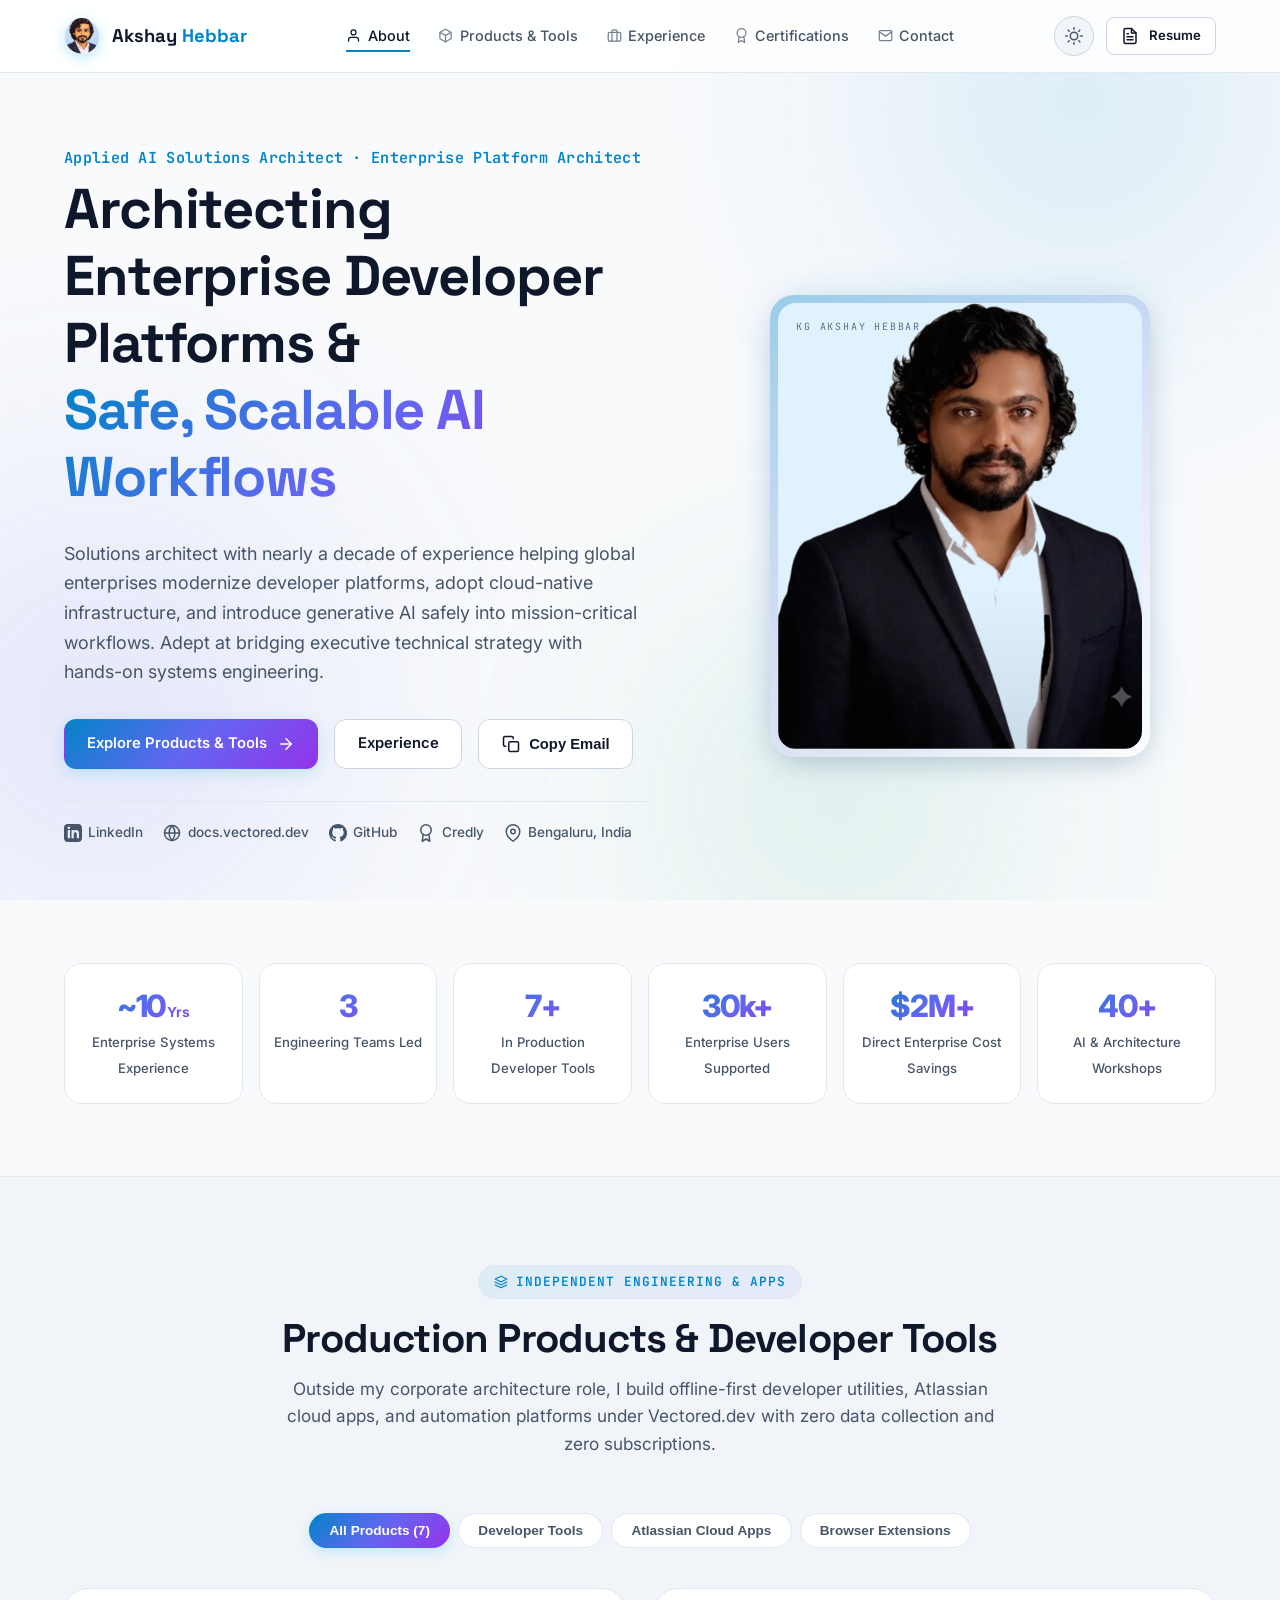
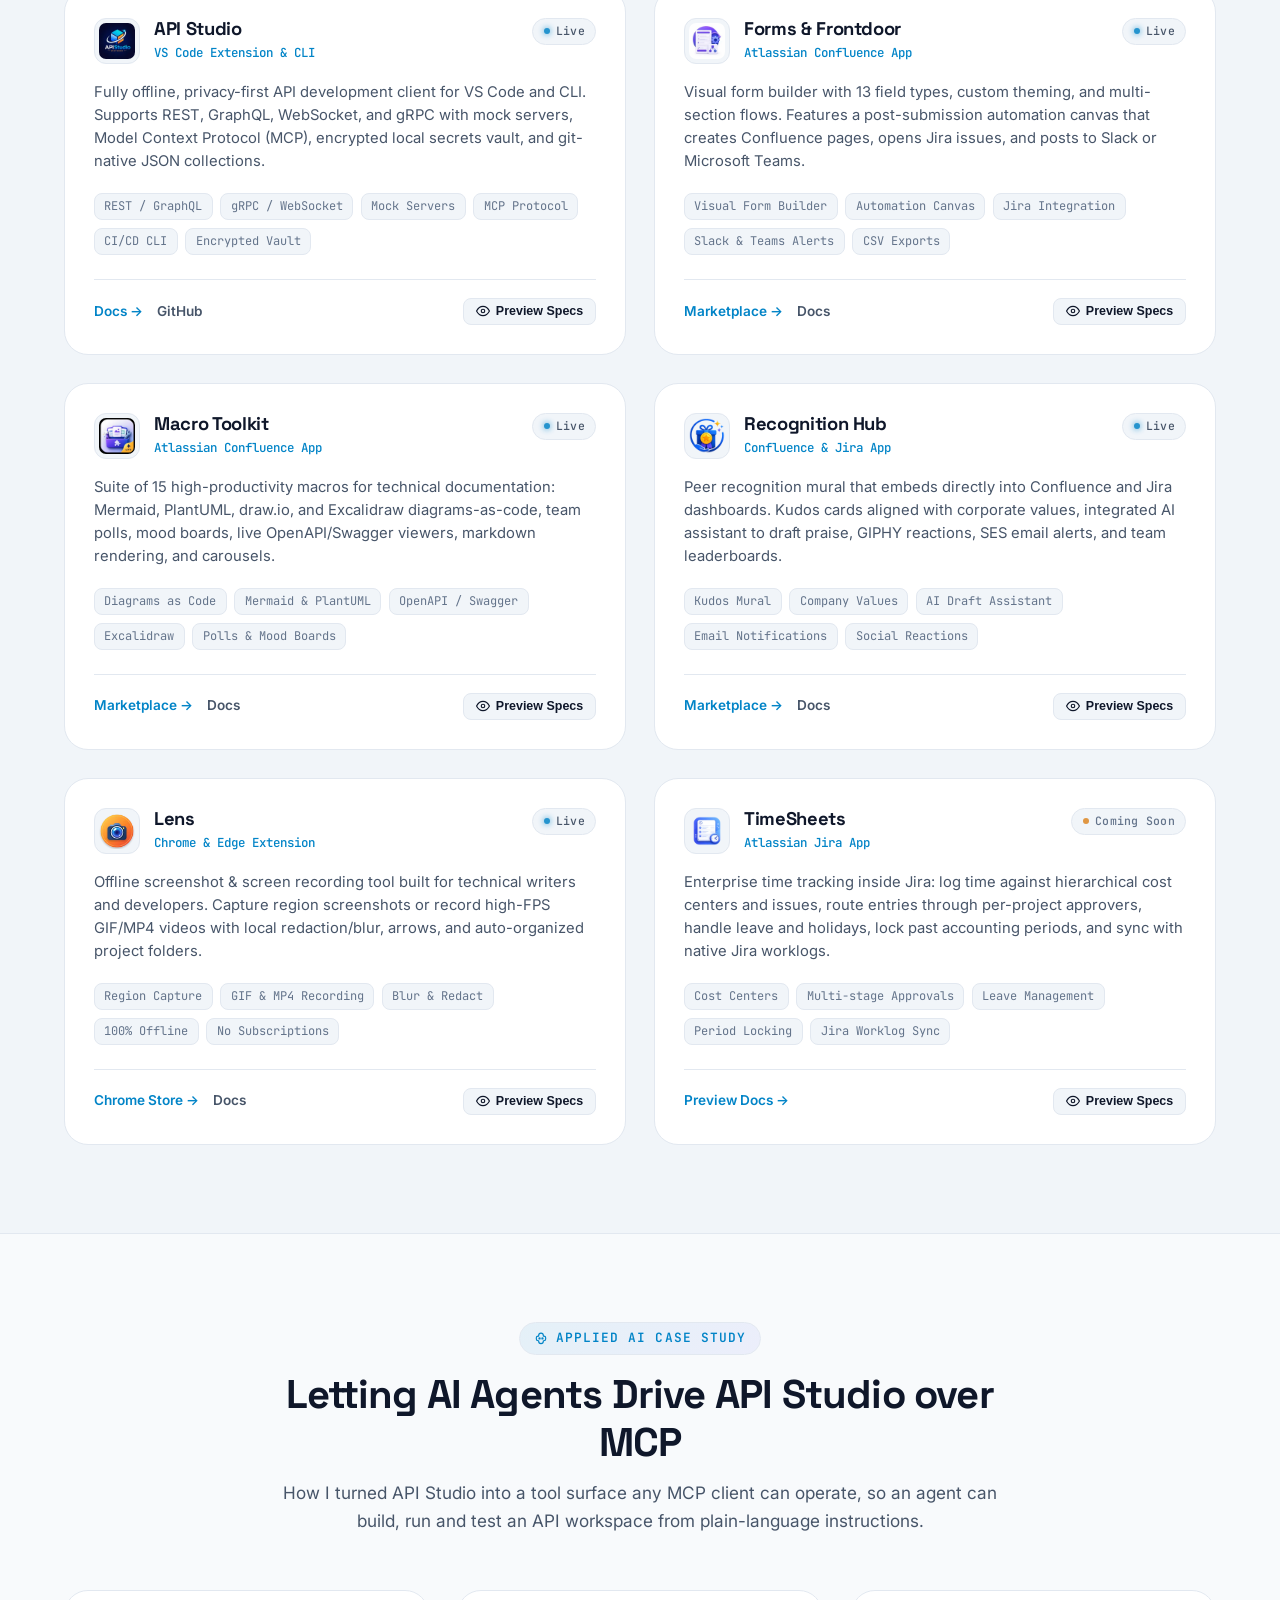
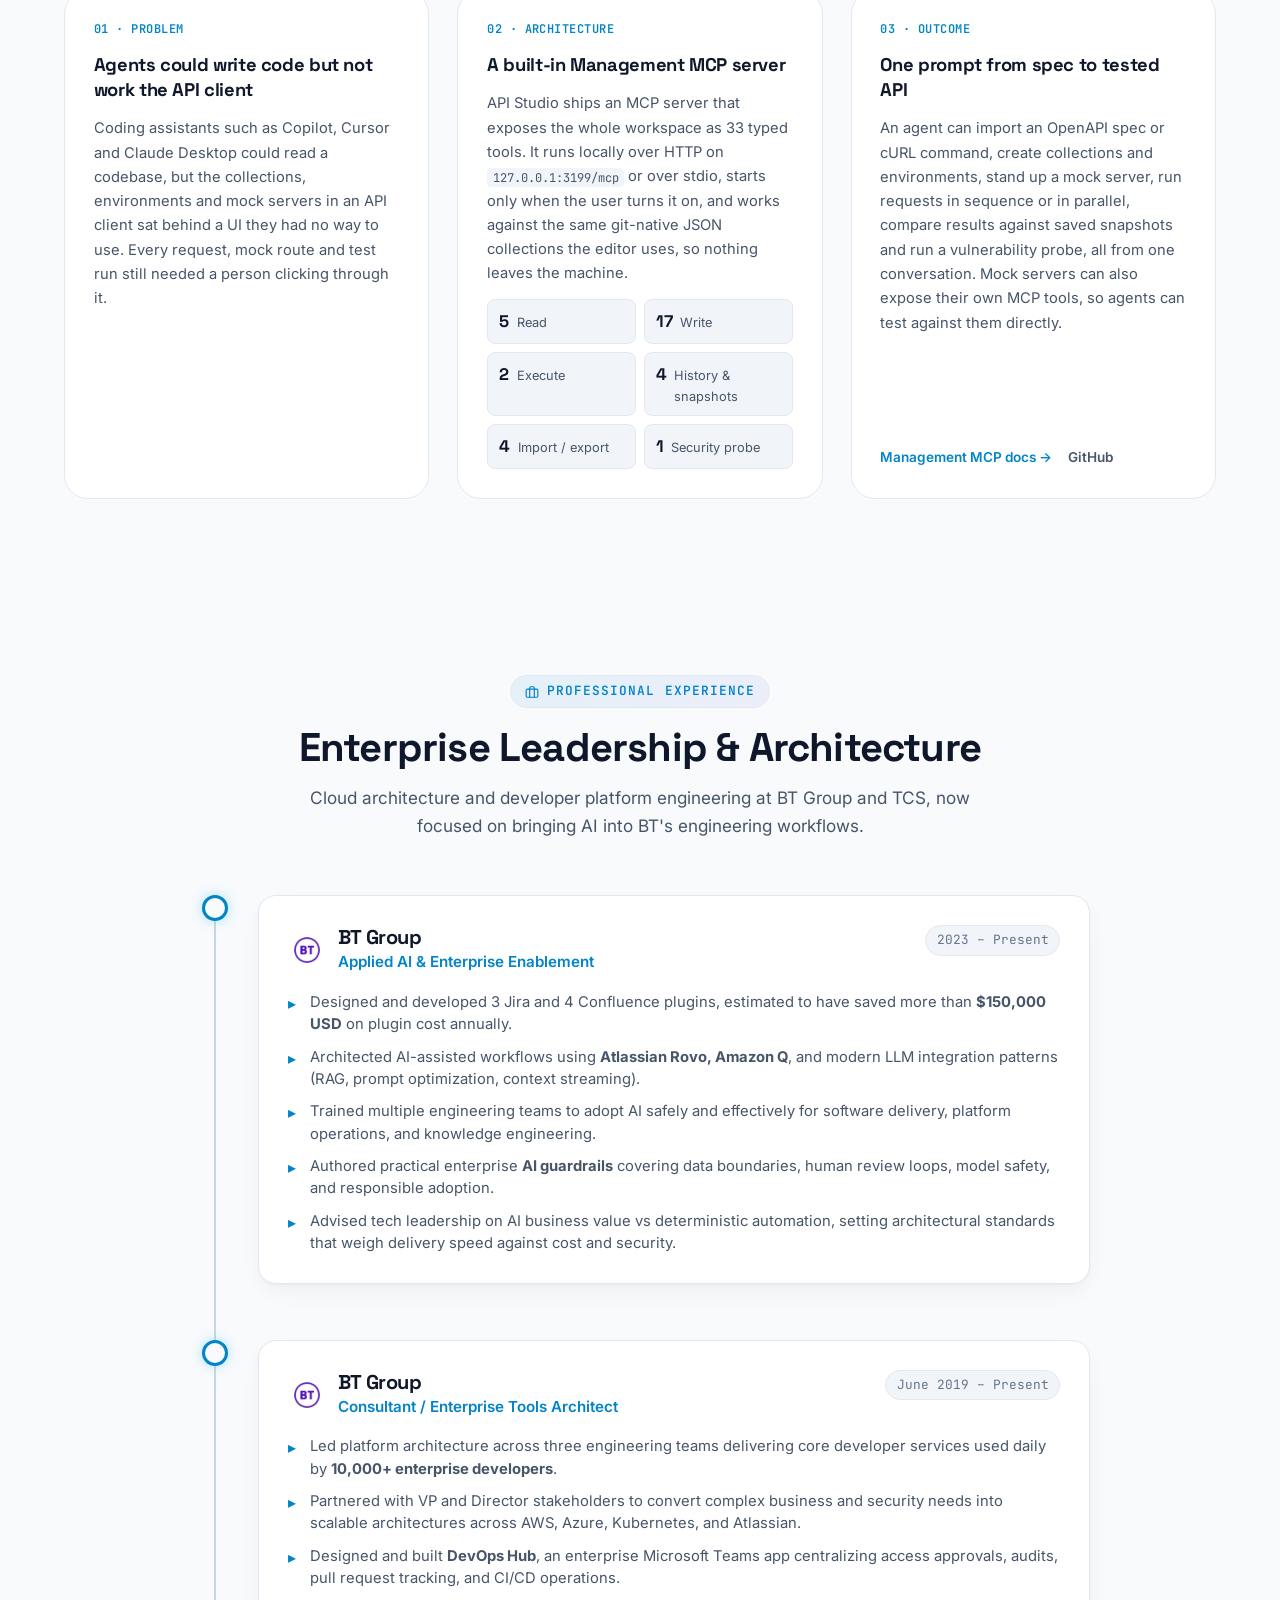
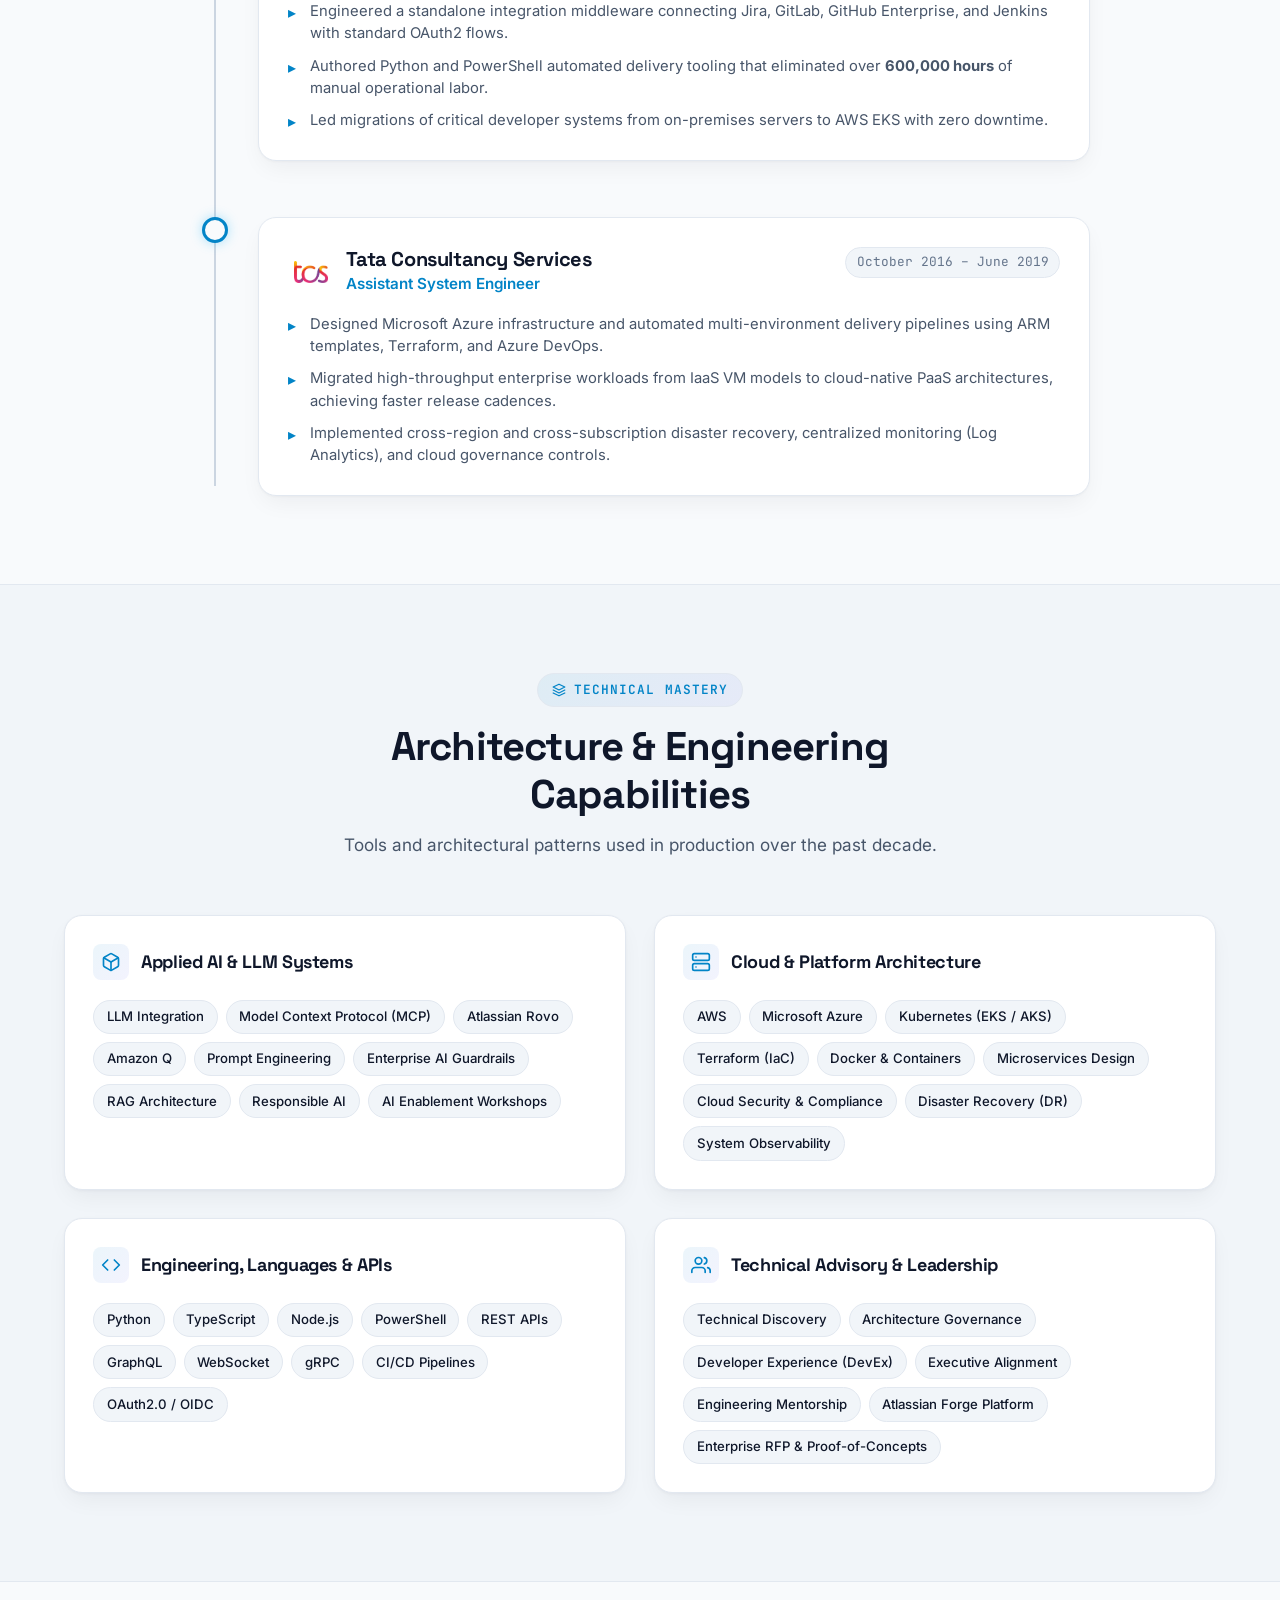
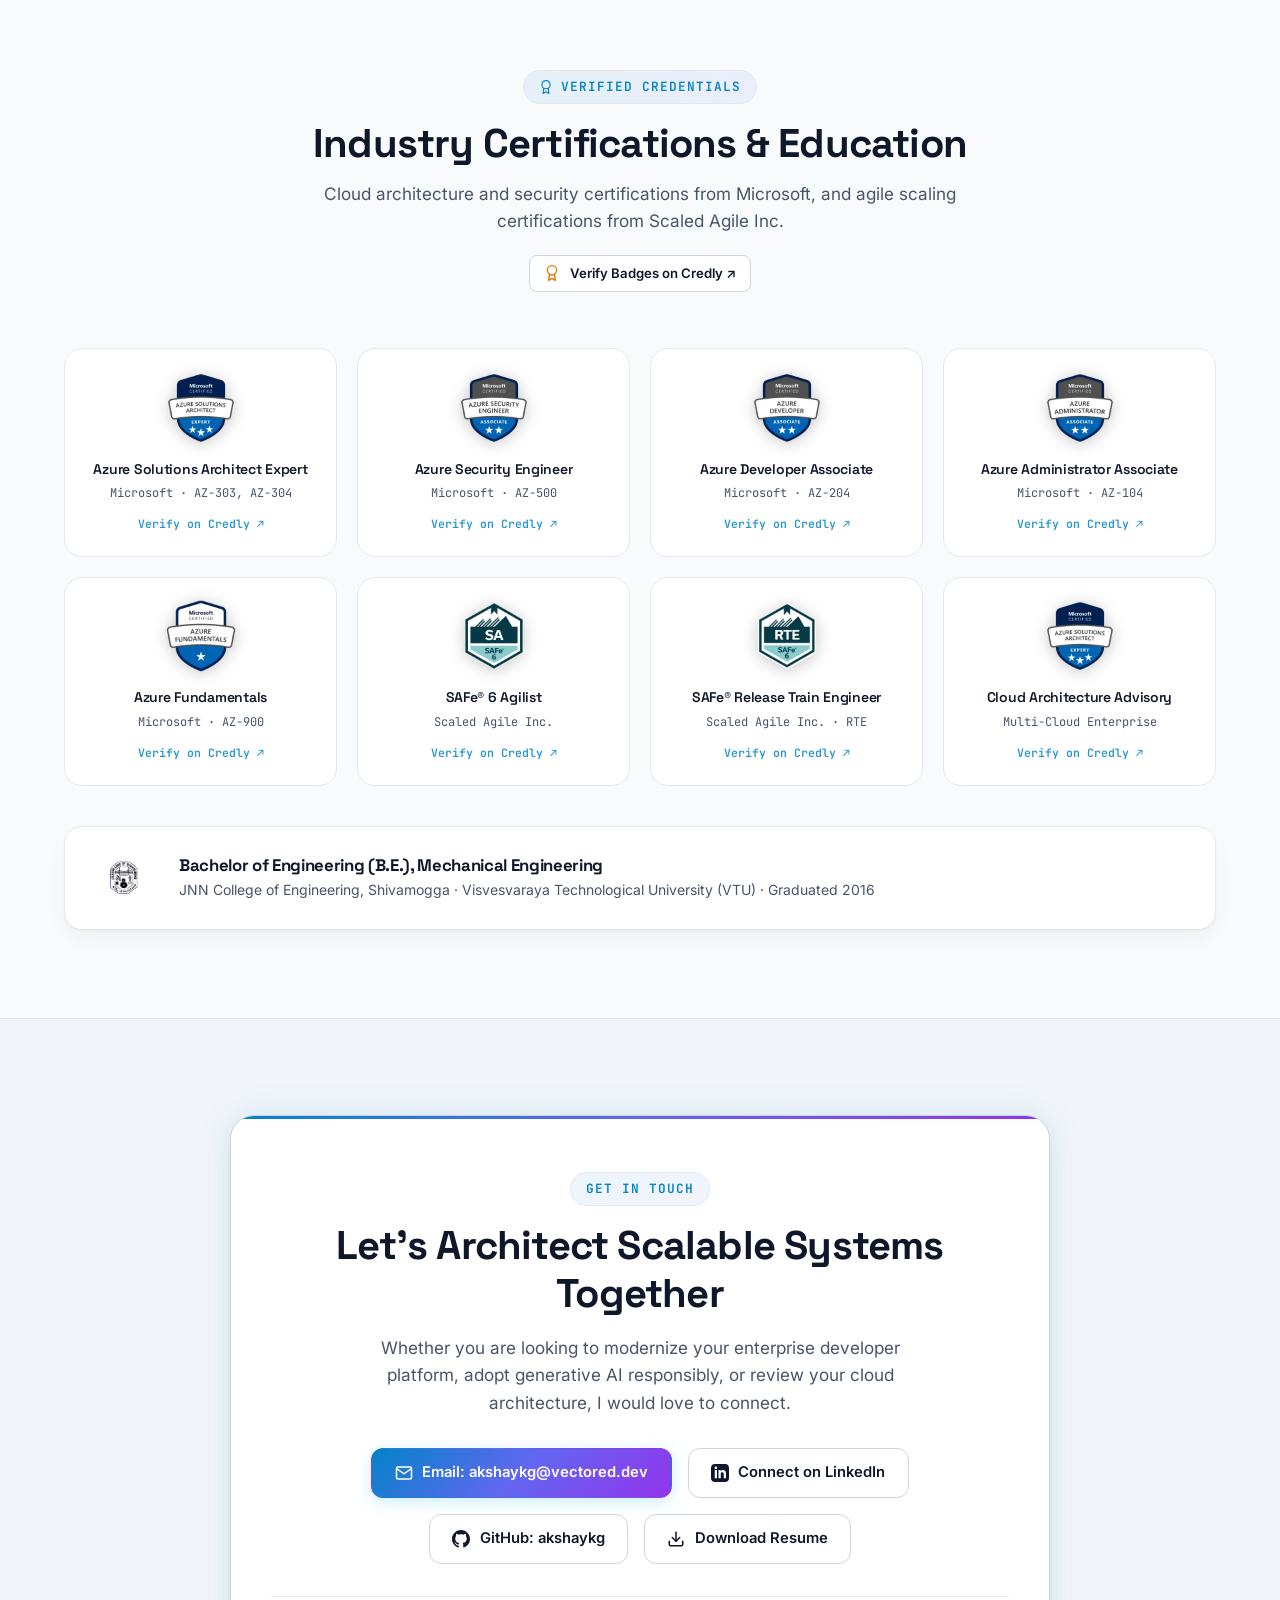
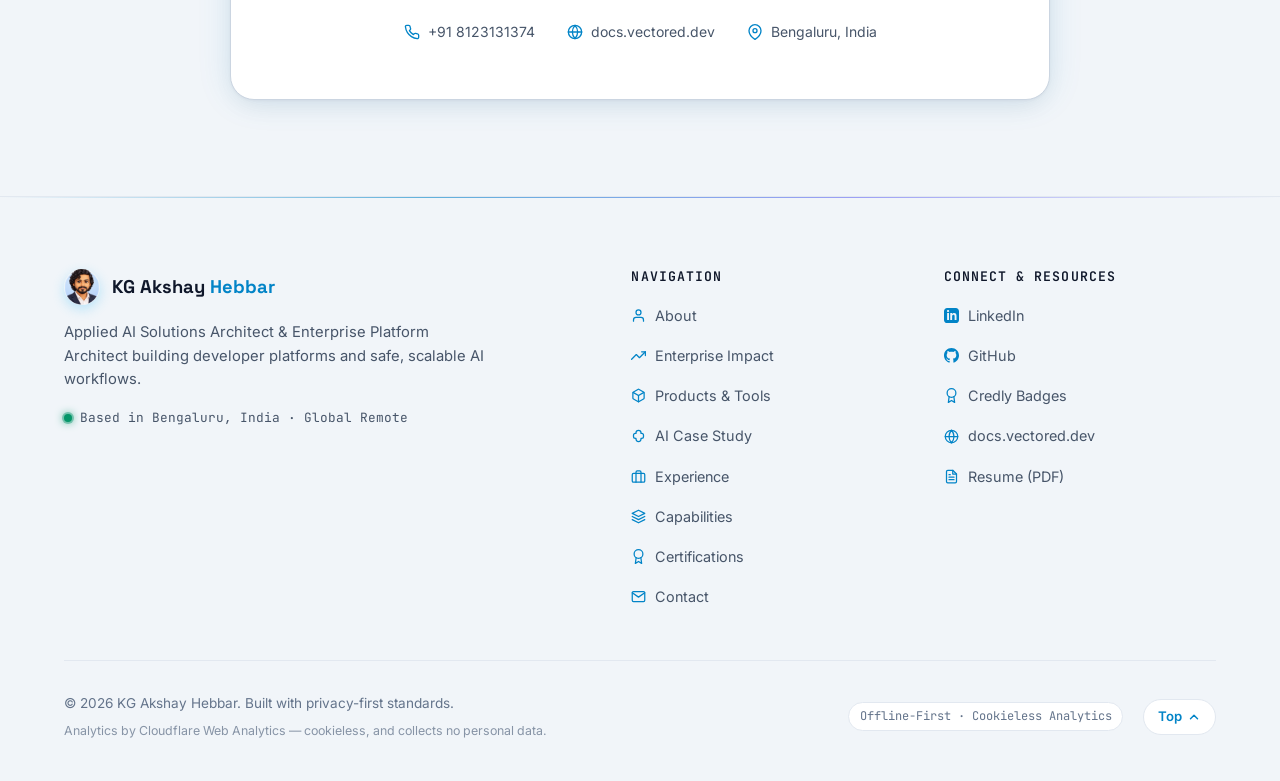
<file: index.html>
<!DOCTYPE html>
<html lang="en" data-theme="dark">
<head>
  <meta charset="UTF-8">
  <meta name="viewport" content="width=device-width, initial-scale=1.0, viewport-fit=cover">
  <meta name="description" content="Portfolio of KG Akshay Hebbar — Applied AI Solutions Architect and Enterprise Platform Architect with nearly 10 years of experience building developer platforms, cloud-native architectures, and safe AI systems.">
  <meta name="author" content="KG Akshay Hebbar">
  <meta name="keywords" content="Solutions Architect, Applied AI, Enterprise Platforms, Cloud Architecture, AWS, Azure, Kubernetes, LLMs, Developer Tools, Vectored, Atlassian Forge">
  
  <!-- OpenGraph / Social Meta Tags -->
  <link rel="canonical" href="https://akshaykg.github.io/Portfolio/">
  <meta property="og:title" content="KG Akshay Hebbar — Applied AI & Enterprise Platform Architect">
  <meta property="og:description" content="Modernizing enterprise developer platforms, cloud-native infrastructure, and integrating safe AI into business workflows.">
  <meta property="og:type" content="website">
  <meta property="og:url" content="https://akshaykg.github.io/Portfolio/">
  <meta property="og:image" content="https://akshaykg.github.io/Portfolio/assets/images/og-image.png">
  <meta name="twitter:card" content="summary_large_image">
  <meta name="twitter:image" content="https://akshaykg.github.io/Portfolio/assets/images/og-image.png">
  <meta name="twitter:title" content="KG Akshay Hebbar — Applied AI &amp; Enterprise Platform Architect">
  <meta name="twitter:description" content="Modernizing enterprise developer platforms, cloud-native infrastructure, and integrating safe AI into business workflows.">

  <title>KG Akshay Hebbar — Applied AI &amp; Enterprise Platform Architect</title>

  <!-- Structured data: lets search engines tie this page, LinkedIn, GitHub and
       Credly to one person when someone searches the name. Keep in sync with
       the Experience and Certifications sections. -->
  <script type="application/ld+json">
  {
    "@context": "https://schema.org",
    "@type": "ProfilePage",
    "url": "https://akshaykg.github.io/Portfolio/",
    "name": "KG Akshay Hebbar — Applied AI & Enterprise Platform Architect",
    "mainEntity": {
      "@type": "Person",
      "@id": "https://akshaykg.github.io/Portfolio/#person",
      "name": "KG Akshay Hebbar",
      "alternateName": "Akshay KG",
      "jobTitle": "Applied AI Solutions Architect",
      "description": "Solutions architect with nearly a decade of experience modernizing enterprise developer platforms, cloud-native infrastructure, and introducing generative AI safely into mission-critical workflows.",
      "url": "https://akshaykg.github.io/Portfolio/",
      "image": "https://akshaykg.github.io/Portfolio/assets/images/avatar.png",
      "email": "mailto:akshaykg@vectored.dev",
      "worksFor": { "@type": "Organization", "name": "BT Group", "url": "https://www.bt.com/" },
      "address": { "@type": "PostalAddress", "addressLocality": "Bengaluru", "addressRegion": "Karnataka", "addressCountry": "IN" },
      "alumniOf": {
        "@type": "CollegeOrUniversity",
        "name": "JNN College of Engineering, Shivamogga"
      },
      "knowsAbout": [
        "Applied AI", "Large Language Models", "Solutions Architecture", "Enterprise Developer Platforms",
        "Cloud Architecture", "Microsoft Azure", "AWS", "Kubernetes", "Atlassian Forge", "Developer Tools"
      ],
      "hasCredential": [
        { "@type": "EducationalOccupationalCredential", "name": "Microsoft Certified: Azure Solutions Architect Expert", "credentialCategory": "certification" },
        { "@type": "EducationalOccupationalCredential", "name": "Microsoft Certified: Azure Security Engineer Associate", "credentialCategory": "certification" },
        { "@type": "EducationalOccupationalCredential", "name": "Microsoft Certified: Azure Developer Associate", "credentialCategory": "certification" },
        { "@type": "EducationalOccupationalCredential", "name": "Microsoft Certified: Azure Administrator Associate", "credentialCategory": "certification" },
        { "@type": "EducationalOccupationalCredential", "name": "SAFe 6 Agilist", "credentialCategory": "certification" },
        { "@type": "EducationalOccupationalCredential", "name": "SAFe Release Train Engineer", "credentialCategory": "certification" }
      ],
      "sameAs": [
        "https://www.linkedin.com/in/kgakshayhebbar",
        "https://github.com/akshaykg",
        "https://www.credly.com/users/akshay-kg",
        "https://docs.vectored.dev"
      ]
    }
  }
  </script>

  <!-- Favicon / Icon -->
  <link rel="icon" type="image/png" sizes="32x32" href="assets/images/favicon-32.png">
  <link rel="icon" type="image/png" sizes="16x16" href="assets/images/favicon-16.png">
  <link rel="icon" type="image/png" sizes="192x192" href="assets/images/favicon-192.png">
  <link rel="shortcut icon" href="favicon.ico">
  <link rel="apple-touch-icon" sizes="180x180" href="assets/images/apple-touch-icon.png">

  <!-- Core Stylesheet -->
  <link rel="stylesheet" href="styles.css">
</head>
<body>

  <!-- Alpha-only edge feather + silhouette halo for the hero portrait cut-out.
       Blurs SourceAlpha only and recomposites the original pixels through it, so the
       photo stays sharp and only the rough cut edge softens. -->
  <svg width="0" height="0" aria-hidden="true" style="position:absolute;width:0;height:0">
    <filter id="featherEdge" x="-20%" y="-20%" width="140%" height="140%" color-interpolation-filters="sRGB">
      <feGaussianBlur in="SourceAlpha" stdDeviation="1.6" result="blurred"></feGaussianBlur>
      <feComponentTransfer in="blurred" result="softAlpha">
        <feFuncA type="linear" slope="1.35" intercept="-0.14"></feFuncA>
      </feComponentTransfer>
      <feComposite in="SourceGraphic" in2="softAlpha" operator="in"></feComposite>
    </filter>
    <filter id="featherEdgeWide" x="-20%" y="-20%" width="140%" height="140%" color-interpolation-filters="sRGB">
      <feGaussianBlur in="SourceAlpha" stdDeviation="2.8" result="blurred"></feGaussianBlur>
      <feComponentTransfer in="blurred" result="softAlpha">
        <feFuncA type="linear" slope="1.25" intercept="-0.12"></feFuncA>
      </feComponentTransfer>
      <feComposite in="SourceGraphic" in2="softAlpha" operator="in" result="feathered"></feComposite>
      <feGaussianBlur in="softAlpha" stdDeviation="9" result="glowAlpha"></feGaussianBlur>
      <feFlood flood-color="#ffffff" flood-opacity="0.9" result="glowColor"></feFlood>
      <feComposite in="glowColor" in2="glowAlpha" operator="in" result="glow"></feComposite>
      <feMerge>
        <feMergeNode in="glow"></feMergeNode>
        <feMergeNode in="glow"></feMergeNode>
        <feMergeNode in="feathered"></feMergeNode>
      </feMerge>
    </filter>
    <filter id="featherEdgeWideInk" x="-20%" y="-20%" width="140%" height="140%" color-interpolation-filters="sRGB">
      <feGaussianBlur in="SourceAlpha" stdDeviation="2.8" result="blurred"></feGaussianBlur>
      <feComponentTransfer in="blurred" result="softAlpha">
        <feFuncA type="linear" slope="1.25" intercept="-0.12"></feFuncA>
      </feComponentTransfer>
      <feComposite in="SourceGraphic" in2="softAlpha" operator="in" result="feathered"></feComposite>
      <feGaussianBlur in="softAlpha" stdDeviation="9" result="glowAlpha"></feGaussianBlur>
      <feFlood flood-color="#0f172a" flood-opacity="0.42" result="glowColor"></feFlood>
      <feComposite in="glowColor" in2="glowAlpha" operator="in" result="glow"></feComposite>
      <feMerge>
        <feMergeNode in="glow"></feMergeNode>
        <feMergeNode in="feathered"></feMergeNode>
      </feMerge>
    </filter>
  </svg>

  <!-- Ambient Light / Glow Backgrounds -->
  <div class="bg-ambient" aria-hidden="true">
    <div class="orb orb-1"></div>
    <div class="orb orb-2"></div>
    <div class="orb orb-3"></div>
  </div>
  <div class="bg-grid" aria-hidden="true"></div>

  <!-- Header / Navigation -->
  <header class="site-header">
    <div class="container nav-container">
      <a href="#top" class="brand-link">
        <img src="assets/images/favicon-192.png" alt="" class="brand-monogram">
        <span>Akshay <span class="brand-accent">Hebbar</span></span>
      </a>

      <nav>
        <ul class="nav-links" id="navLinks">
          <li><a href="#about"><svg class="nav-icon" xmlns="http://www.w3.org/2000/svg" viewBox="0 0 24 24" fill="none" stroke="currentColor" stroke-width="2" stroke-linecap="round" stroke-linejoin="round" aria-hidden="true"><path d="M20 21v-2a4 4 0 0 0-4-4H8a4 4 0 0 0-4 4v2"></path><circle cx="12" cy="7" r="4"></circle></svg><span>About</span></a></li>
          <li><a href="#products"><svg class="nav-icon" xmlns="http://www.w3.org/2000/svg" viewBox="0 0 24 24" fill="none" stroke="currentColor" stroke-width="2" stroke-linecap="round" stroke-linejoin="round" aria-hidden="true"><path d="M21 16V8a2 2 0 0 0-1-1.73l-7-4a2 2 0 0 0-2 0l-7 4A2 2 0 0 0 3 8v8a2 2 0 0 0 1 1.73l7 4a2 2 0 0 0 2 0l7-4A2 2 0 0 0 21 16z"></path><polyline points="3.27 6.96 12 12.01 20.73 6.96"></polyline><line x1="12" y1="22.08" x2="12" y2="12"></line></svg><span>Products &amp; Tools</span></a></li>
          <li><a href="#experience"><svg class="nav-icon" xmlns="http://www.w3.org/2000/svg" viewBox="0 0 24 24" fill="none" stroke="currentColor" stroke-width="2" stroke-linecap="round" stroke-linejoin="round" aria-hidden="true"><rect x="2" y="7" width="20" height="14" rx="2" ry="2"></rect><path d="M16 21V5a2 2 0 0 0-2-2h-4a2 2 0 0 0-2 2v16"></path></svg><span>Experience</span></a></li>
          <li><a href="#certifications"><svg class="nav-icon" xmlns="http://www.w3.org/2000/svg" viewBox="0 0 24 24" fill="none" stroke="currentColor" stroke-width="2" stroke-linecap="round" stroke-linejoin="round" aria-hidden="true"><circle cx="12" cy="8" r="7"></circle><polyline points="8.21 13.89 7 23 12 20 17 23 15.79 13.88"></polyline></svg><span>Certifications</span></a></li>
          <li><a href="#contact"><svg class="nav-icon" xmlns="http://www.w3.org/2000/svg" viewBox="0 0 24 24" fill="none" stroke="currentColor" stroke-width="2" stroke-linecap="round" stroke-linejoin="round" aria-hidden="true"><path d="M4 4h16c1.1 0 2 .9 2 2v12c0 1.1-.9 2-2 2H4c-1.1 0-2-.9-2-2V6c0-1.1.9-2 2-2z"></path><polyline points="22,6 12,13 2,6"></polyline></svg><span>Contact</span></a></li>
        </ul>
      </nav>

      <div class="nav-actions">
        <!-- Theme Toggle -->
        <button class="theme-toggle" id="themeToggle" type="button" aria-label="Toggle theme">
          <!-- Sun Icon for Light Mode -->
          <svg class="icon-sun" xmlns="http://www.w3.org/2000/svg" viewBox="0 0 24 24" fill="none" stroke="currentColor" stroke-width="2" stroke-linecap="round" stroke-linejoin="round">
            <circle cx="12" cy="12" r="5"></circle>
            <line x1="12" y1="1" x2="12" y2="3"></line>
            <line x1="12" y1="21" x2="12" y2="23"></line>
            <line x1="4.22" y1="4.22" x2="5.64" y2="5.64"></line>
            <line x1="18.36" y1="18.36" x2="19.78" y2="19.78"></line>
            <line x1="1" y1="12" x2="3" y2="12"></line>
            <line x1="21" y1="12" x2="23" y2="12"></line>
            <line x1="4.22" y1="19.78" x2="5.64" y2="18.36"></line>
            <line x1="18.36" y1="5.64" x2="19.78" y2="4.22"></line>
          </svg>
          <!-- Moon Icon for Dark Mode -->
          <svg class="icon-moon" xmlns="http://www.w3.org/2000/svg" viewBox="0 0 24 24" fill="none" stroke="currentColor" stroke-width="2" stroke-linecap="round" stroke-linejoin="round">
            <path d="M21 12.79A9 9 0 1 1 11.21 3 7 7 0 0 0 21 12.79z"></path>
          </svg>
        </button>

        <!-- Resume Action -->
        <a href="assets/KG_Akshay_Hebbar_Resume.pdf" download target="_blank" class="btn btn-secondary btn-sm" title="Download Resume (PDF)">
          <svg xmlns="http://www.w3.org/2000/svg" viewBox="0 0 24 24" fill="none" stroke="currentColor" stroke-width="2" stroke-linecap="round" stroke-linejoin="round">
            <path d="M14 2H6a2 2 0 0 0-2 2v16a2 2 0 0 0 2 2h12a2 2 0 0 0 2-2V8z"></path>
            <polyline points="14 2 14 8 20 8"></polyline>
            <line x1="16" y1="13" x2="8" y2="13"></line>
            <line x1="16" y1="17" x2="8" y2="17"></line>
            <polyline points="10 9 9 9 8 9"></polyline>
          </svg>
          <span>Resume</span>
        </a>

        <!-- Mobile Menu Toggle -->
        <button class="mobile-toggle" id="mobileToggle" type="button" aria-label="Toggle navigation menu" aria-expanded="false" aria-controls="navLinks">
          <svg class="icon-menu" xmlns="http://www.w3.org/2000/svg" viewBox="0 0 24 24" fill="none" stroke="currentColor" stroke-width="2" stroke-linecap="round" stroke-linejoin="round">
            <line x1="3" y1="12" x2="21" y2="12"></line>
            <line x1="3" y1="6" x2="21" y2="6"></line>
            <line x1="3" y1="18" x2="21" y2="18"></line>
          </svg>
          <svg class="icon-close-menu" xmlns="http://www.w3.org/2000/svg" viewBox="0 0 24 24" fill="none" stroke="currentColor" stroke-width="2" stroke-linecap="round" stroke-linejoin="round">
            <line x1="18" y1="6" x2="6" y2="18"></line>
            <line x1="6" y1="6" x2="18" y2="18"></line>
          </svg>
        </button>
      </div>
    </div>
    <!-- Mobile Navigation Drawer Backdrop -->
    <div class="nav-backdrop" id="navBackdrop" aria-hidden="true"></div>
  </header>

  <main id="top">
    <!-- Hero Section -->
    <section class="hero-section" id="about">
      <div class="container hero-grid">
        <div class="hero-content reveal">
          <div class="hero-intro">
            <span class="hero-role">Applied AI Solutions Architect · Enterprise Platform Architect</span>
            <h1 class="hero-title">
              Architecting Enterprise Developer Platforms &amp; <span class="gradient-text">Safe, Scalable AI Workflows</span>
            </h1>
          </div>

          <p class="hero-pitch">
            Solutions architect with nearly a decade of experience helping global enterprises modernize developer platforms, adopt cloud-native infrastructure, and introduce generative AI safely into mission-critical workflows. Adept at bridging executive technical strategy with hands-on systems engineering.
          </p>

          <div class="hero-actions">
            <a href="#products" class="btn btn-primary">
              <span>Explore Products &amp; Tools</span>
              <svg xmlns="http://www.w3.org/2000/svg" viewBox="0 0 24 24" fill="none" stroke="currentColor" stroke-width="2" stroke-linecap="round" stroke-linejoin="round">
                <line x1="5" y1="12" x2="19" y2="12"></line>
                <polyline points="12 5 19 12 12 19"></polyline>
              </svg>
            </a>

            <a href="#experience" class="btn btn-secondary">
              <span>Experience</span>
            </a>

            <button type="button" class="btn btn-secondary" id="copyEmailBtn" data-email="akshaykg@vectored.dev">
              <svg xmlns="http://www.w3.org/2000/svg" viewBox="0 0 24 24" fill="none" stroke="currentColor" stroke-width="2" stroke-linecap="round" stroke-linejoin="round">
                <rect x="9" y="9" width="13" height="13" rx="2" ry="2"></rect>
                <path d="M5 15H4a2 2 0 0 1-2-2V4a2 2 0 0 1 2-2h9a2 2 0 0 1 2 2v1"></path>
              </svg>
              <span>Copy Email</span>
            </button>
          </div>

          <div class="hero-socials">
            <a href="https://www.linkedin.com/in/kgakshayhebbar" target="_blank" rel="noopener" class="social-link" title="Connect on LinkedIn">
              <svg xmlns="http://www.w3.org/2000/svg" viewBox="0 0 24 24" fill="currentColor">
                <path d="M19 0h-14c-2.761 0-5 2.239-5 5v14c0 2.761 2.239 5 5 5h14c2.762 0 5-2.239 5-5v-14c0-2.761-2.238-5-5-5zm-11 19h-3v-11h3v11zm-1.5-12.268c-.966 0-1.75-.79-1.75-1.764s.784-1.764 1.75-1.764 1.75.79 1.75 1.764-.783 1.764-1.75 1.764zm13.5 12.268h-3v-5.604c0-3.368-4-3.113-4 0v5.604h-3v-11h3v1.765c1.396-2.586 7-2.777 7 2.476v6.759z"/>
              </svg>
              <span>LinkedIn</span>
            </a>

            <a href="https://docs.vectored.dev" target="_blank" rel="noopener" class="social-link" title="Visit Developer Documentation">
              <svg xmlns="http://www.w3.org/2000/svg" viewBox="0 0 24 24" fill="none" stroke="currentColor" stroke-width="2" stroke-linecap="round" stroke-linejoin="round">
                <circle cx="12" cy="12" r="10"></circle>
                <line x1="2" y1="12" x2="22" y2="12"></line>
                <path d="M12 2a15.3 15.3 0 0 1 4 10 15.3 15.3 0 0 1-4 10 15.3 15.3 0 0 1-4-10 15.3 15.3 0 0 1 4-10z"></path>
              </svg>
              <span>docs.vectored.dev</span>
            </a>

            <a href="https://github.com/akshaykg" target="_blank" rel="noopener" class="social-link" title="GitHub: akshaykg">
              <svg xmlns="http://www.w3.org/2000/svg" viewBox="0 0 24 24" fill="currentColor">
                <path d="M12 0c-6.626 0-12 5.373-12 12 0 5.302 3.438 9.8 8.207 11.387.599.111.793-.261.793-.577v-2.234c-3.338.726-4.033-1.416-4.033-1.416-.546-1.387-1.333-1.756-1.333-1.756-1.089-.745.083-.729.083-.729 1.205.084 1.839 1.237 1.839 1.237 1.07 1.834 2.807 1.304 3.492.997.107-.775.418-1.305.762-1.604-2.665-.305-5.467-1.334-5.467-5.931 0-1.311.469-2.381 1.236-3.221-.124-.303-.535-1.524.117-3.176 0 0 1.008-.322 3.301 1.23.957-.266 1.983-.399 3.003-.404 1.02.005 2.047.138 3.006.404 2.291-1.552 3.297-1.23 3.297-1.23.653 1.653.242 2.874.118 3.176.77.84 1.235 1.911 1.235 3.221 0 4.609-2.807 5.624-5.479 5.921.43.372.823 1.102.823 2.222v3.293c0 .319.192.694.801.576 4.765-1.589 8.199-6.086 8.199-11.386 0-6.627-5.373-12-12-12z"/>
              </svg>
              <span>GitHub</span>
            </a>

            <a href="https://www.credly.com/users/akshay-kg" target="_blank" rel="noopener" class="social-link" title="Credly Verified Badges">
              <svg xmlns="http://www.w3.org/2000/svg" viewBox="0 0 24 24" fill="none" stroke="currentColor" stroke-width="2" stroke-linecap="round" stroke-linejoin="round">
                <circle cx="12" cy="8" r="7"></circle>
                <polyline points="8.21 13.89 7 23 12 20 17 23 15.79 13.88"></polyline>
              </svg>
              <span>Credly</span>
            </a>

            <span class="social-link">
              <svg xmlns="http://www.w3.org/2000/svg" viewBox="0 0 24 24" fill="none" stroke="currentColor" stroke-width="2" stroke-linecap="round" stroke-linejoin="round">
                <path d="M21 10c0 7-9 13-9 13s-9-6-9-13a9 9 0 0 1 18 0z"></path>
                <circle cx="12" cy="10" r="3"></circle>
              </svg>
              <span>Bengaluru, India</span>
            </span>
          </div>
        </div>

        <!-- Hero Photo & Interactive Elevation Card -->
        <div class="hero-visual reveal delay-1">
          <div class="portrait-visual">
            <div class="portrait-card">
              <div class="portrait-plate">
                <span class="portrait-label">KG Akshay Hebbar</span>
                <div class="portrait-frame">
                  <img src="assets/images/portrait-cutout.webp" fetchpriority="high" alt="KG Akshay Hebbar" class="portrait-img">
                </div>
                <img src="assets/images/portrait-signature.webp" alt="Signature of KG Akshay Hebbar" class="portrait-signature">
              </div>
            </div>
          </div>
        </div>
      </div>
    </section>

    <!-- Enterprise Impact Metrics Banner -->
    <section class="impact-section" id="impact">
      <div class="container">
        <div class="metrics-grid">
          <div class="metric-card reveal">
            <span class="metric-val">~10<span class="metric-unit">Yrs</span></span>
            <span>Enterprise Systems Experience</span>
          </div>
          <div class="metric-card reveal delay-1">
            <span class="metric-val">3</span>
            <span>Engineering Teams Led</span>
          </div>
          <div class="metric-card reveal delay-2">
            <span class="metric-val">7+</span>
            <span>In Production Developer Tools</span>
          </div>
          <div class="metric-card reveal delay-3">
            <span class="metric-val">30k+</span>
            <span>Enterprise Users Supported</span>
          </div>
          <div class="metric-card reveal delay-4">
            <span class="metric-val">$2M+</span>
            <span>Direct Enterprise Cost Savings</span>
          </div>
          <div class="metric-card reveal delay-4">
            <span class="metric-val">40+</span>
            <span>AI &amp; Architecture Workshops</span>
          </div>
        </div>
      </div>
    </section>

    <!-- Featured Independent Products & Developer Suite (From docs-site) -->
    <section class="products-section" id="products">
      <div class="container">
        <div class="section-header reveal">
          <span class="section-tag">
            <svg xmlns="http://www.w3.org/2000/svg" viewBox="0 0 24 24" fill="none" stroke="currentColor" stroke-width="2" stroke-linecap="round" stroke-linejoin="round">
              <polygon points="12 2 2 7 12 12 22 7 12 2"></polygon>
              <polyline points="2 17 12 22 22 17"></polyline>
              <polyline points="2 12 12 17 22 12"></polyline>
            </svg>
            Independent Engineering &amp; Apps
          </span>
          <h2>Production Products &amp; Developer Tools</h2>
          <p class="section-desc">
            Outside my corporate architecture role, I build offline-first developer utilities, Atlassian cloud apps, and automation platforms under Vectored.dev with zero data collection and zero subscriptions.
          </p>
        </div>

        <!-- Filter Controls -->
        <div class="filter-tabs reveal">
          <button type="button" class="tab-btn active" data-filter="all">All Products (7)</button>
          <button type="button" class="tab-btn" data-filter="devtools">Developer Tools</button>
          <button type="button" class="tab-btn" data-filter="atlassian">Atlassian Cloud Apps</button>
          <button type="button" class="tab-btn" data-filter="extension">Browser Extensions</button>
        </div>

        <!-- Products Grid -->
        <div class="products-grid">
          <!-- 1. API Studio -->
          <div class="product-card reveal" data-category="devtools">
            <div class="product-header">
              <div class="product-brand">
                <img loading="lazy" decoding="async" src="assets/projects/apistudio_icon.webp" alt="API Studio logo" class="product-icon">
                <div class="product-title-wrap">
                  <h3>API Studio</h3>
                  <span class="product-platform">VS Code Extension &amp; CLI</span>
                </div>
              </div>
              <span class="badge-live">Live</span>
            </div>
            <p class="product-desc">
              Fully offline, privacy-first API development client for VS Code and CLI. Supports REST, GraphQL, WebSocket, and gRPC with mock servers, Model Context Protocol (MCP), encrypted local secrets vault, and git-native JSON collections.
            </p>
            <div class="product-tags">
              <span class="tag-pill">REST / GraphQL</span>
              <span class="tag-pill">gRPC / WebSocket</span>
              <span class="tag-pill">Mock Servers</span>
              <span class="tag-pill">MCP Protocol</span>
              <span class="tag-pill">CI/CD CLI</span>
              <span class="tag-pill">Encrypted Vault</span>
            </div>
            <div class="product-actions">
              <div class="action-links">
                <a href="https://docs.vectored.dev/apistudio/" target="_blank" rel="noopener" class="action-link">Docs &rarr;</a>
                <a href="https://github.com/openAPI-Studio" target="_blank" rel="noopener" class="action-link action-link-secondary">GitHub</a>
              </div>
              <button type="button" class="preview-btn" data-modal-target="apistudio">
                <svg xmlns="http://www.w3.org/2000/svg" viewBox="0 0 24 24" fill="none" stroke="currentColor" stroke-width="2" stroke-linecap="round" stroke-linejoin="round">
                  <path d="M1 12s4-8 11-8 11 8 11 8-4 8-11 8-11-8-11-8z"></path>
                  <circle cx="12" cy="12" r="3"></circle>
                </svg>
                <span>Preview Specs</span>
              </button>
            </div>
          </div>

          <!-- 2. Forms & Frontdoor -->
          <div class="product-card reveal delay-1" data-category="atlassian">
            <div class="product-header">
              <div class="product-brand">
                <img loading="lazy" decoding="async" src="assets/projects/forms_icon.webp" alt="Forms logo" class="product-icon">
                <div class="product-title-wrap">
                  <h3>Forms &amp; Frontdoor</h3>
                  <span class="product-platform">Atlassian Confluence App</span>
                </div>
              </div>
              <span class="badge-live">Live</span>
            </div>
            <p class="product-desc">
              Visual form builder with 13 field types, custom theming, and multi-section flows. Features a post-submission automation canvas that creates Confluence pages, opens Jira issues, and posts to Slack or Microsoft Teams.
            </p>
            <div class="product-tags">
              <span class="tag-pill">Visual Form Builder</span>
              <span class="tag-pill">Automation Canvas</span>
              <span class="tag-pill">Jira Integration</span>
              <span class="tag-pill">Slack &amp; Teams Alerts</span>
              <span class="tag-pill">CSV Exports</span>
            </div>
            <div class="product-actions">
              <div class="action-links">
                <a href="https://marketplace.atlassian.com/apps/2466520058/forms-frontdoor-by-vectored?hosting=cloud&amp;tab=overview" target="_blank" rel="noopener" class="action-link">Marketplace &rarr;</a>
                <a href="https://docs.vectored.dev/forms/" target="_blank" rel="noopener" class="action-link action-link-secondary">Docs</a>
              </div>
              <button type="button" class="preview-btn" data-modal-target="forms">
                <svg xmlns="http://www.w3.org/2000/svg" viewBox="0 0 24 24" fill="none" stroke="currentColor" stroke-width="2" stroke-linecap="round" stroke-linejoin="round">
                  <path d="M1 12s4-8 11-8 11 8 11 8-4 8-11 8-11-8-11-8z"></path>
                  <circle cx="12" cy="12" r="3"></circle>
                </svg>
                <span>Preview Specs</span>
              </button>
            </div>
          </div>

          <!-- 3. Macro Toolkit -->
          <div class="product-card reveal" data-category="atlassian">
            <div class="product-header">
              <div class="product-brand">
                <img loading="lazy" decoding="async" src="assets/projects/macrotoolkit_icon.webp" alt="Macro Toolkit logo" class="product-icon">
                <div class="product-title-wrap">
                  <h3>Macro Toolkit</h3>
                  <span class="product-platform">Atlassian Confluence App</span>
                </div>
              </div>
              <span class="badge-live">Live</span>
            </div>
            <p class="product-desc">
              Suite of 15 high-productivity macros for technical documentation: Mermaid, PlantUML, draw.io, and Excalidraw diagrams-as-code, team polls, mood boards, live OpenAPI/Swagger viewers, markdown rendering, and carousels.
            </p>
            <div class="product-tags">
              <span class="tag-pill">Diagrams as Code</span>
              <span class="tag-pill">Mermaid &amp; PlantUML</span>
              <span class="tag-pill">OpenAPI / Swagger</span>
              <span class="tag-pill">Excalidraw</span>
              <span class="tag-pill">Polls &amp; Mood Boards</span>
            </div>
            <div class="product-actions">
              <div class="action-links">
                <a href="https://marketplace.atlassian.com/apps/3972300183" target="_blank" rel="noopener" class="action-link">Marketplace &rarr;</a>
                <a href="https://docs.vectored.dev/macrotoolkit/" target="_blank" rel="noopener" class="action-link action-link-secondary">Docs</a>
              </div>
              <button type="button" class="preview-btn" data-modal-target="macrotoolkit">
                <svg xmlns="http://www.w3.org/2000/svg" viewBox="0 0 24 24" fill="none" stroke="currentColor" stroke-width="2" stroke-linecap="round" stroke-linejoin="round">
                  <path d="M1 12s4-8 11-8 11 8 11 8-4 8-11 8-11-8-11-8z"></path>
                  <circle cx="12" cy="12" r="3"></circle>
                </svg>
                <span>Preview Specs</span>
              </button>
            </div>
          </div>

          <!-- 4. Recognition Hub -->
          <div class="product-card reveal delay-1" data-category="atlassian">
            <div class="product-header">
              <div class="product-brand">
                <img loading="lazy" decoding="async" src="assets/projects/rewardhub_icon.webp" alt="Recognition Hub logo" class="product-icon">
                <div class="product-title-wrap">
                  <h3>Recognition Hub</h3>
                  <span class="product-platform">Confluence &amp; Jira App</span>
                </div>
              </div>
              <span class="badge-live">Live</span>
            </div>
            <p class="product-desc">
              Peer recognition mural that embeds directly into Confluence and Jira dashboards. Kudos cards aligned with corporate values, integrated AI assistant to draft praise, GIPHY reactions, SES email alerts, and team leaderboards.
            </p>
            <div class="product-tags">
              <span class="tag-pill">Kudos Mural</span>
              <span class="tag-pill">Company Values</span>
              <span class="tag-pill">AI Draft Assistant</span>
              <span class="tag-pill">Email Notifications</span>
              <span class="tag-pill">Social Reactions</span>
            </div>
            <div class="product-actions">
              <div class="action-links">
                <a href="https://marketplace.atlassian.com/apps/564712405" target="_blank" rel="noopener" class="action-link">Marketplace &rarr;</a>
                <a href="https://docs.vectored.dev/rewardhub/" target="_blank" rel="noopener" class="action-link action-link-secondary">Docs</a>
              </div>
              <button type="button" class="preview-btn" data-modal-target="rewardhub">
                <svg xmlns="http://www.w3.org/2000/svg" viewBox="0 0 24 24" fill="none" stroke="currentColor" stroke-width="2" stroke-linecap="round" stroke-linejoin="round">
                  <path d="M1 12s4-8 11-8 11 8 11 8-4 8-11 8-11-8-11-8z"></path>
                  <circle cx="12" cy="12" r="3"></circle>
                </svg>
                <span>Preview Specs</span>
              </button>
            </div>
          </div>

          <!-- 5. Lens by Vectored -->
          <div class="product-card reveal" data-category="extension devtools">
            <div class="product-header">
              <div class="product-brand">
                <img loading="lazy" decoding="async" src="assets/projects/lens_icon.webp" alt="Lens logo" class="product-icon">
                <div class="product-title-wrap">
                  <h3>Lens</h3>
                  <span class="product-platform">Chrome &amp; Edge Extension</span>
                </div>
              </div>
              <span class="badge-live">Live</span>
            </div>
            <p class="product-desc">
              Offline screenshot &amp; screen recording tool built for technical writers and developers. Capture region screenshots or record high-FPS GIF/MP4 videos with local redaction/blur, arrows, and auto-organized project folders.
            </p>
            <div class="product-tags">
              <span class="tag-pill">Region Capture</span>
              <span class="tag-pill">GIF &amp; MP4 Recording</span>
              <span class="tag-pill">Blur &amp; Redact</span>
              <span class="tag-pill">100% Offline</span>
              <span class="tag-pill">No Subscriptions</span>
            </div>
            <div class="product-actions">
              <div class="action-links">
                <a href="https://chromewebstore.google.com/detail/lens-by-vectored-tab-capt/gjonlnbkjjlhkcbbebagiadphdfipdki" target="_blank" rel="noopener" class="action-link">Chrome Store &rarr;</a>
                <a href="https://docs.vectored.dev/lens/" target="_blank" rel="noopener" class="action-link action-link-secondary">Docs</a>
              </div>
              <button type="button" class="preview-btn" data-modal-target="lens">
                <svg xmlns="http://www.w3.org/2000/svg" viewBox="0 0 24 24" fill="none" stroke="currentColor" stroke-width="2" stroke-linecap="round" stroke-linejoin="round">
                  <path d="M1 12s4-8 11-8 11 8 11 8-4 8-11 8-11-8-11-8z"></path>
                  <circle cx="12" cy="12" r="3"></circle>
                </svg>
                <span>Preview Specs</span>
              </button>
            </div>
          </div>

          <!-- 6. TimeSheets for Jira -->
          <div class="product-card reveal delay-1" data-category="atlassian">
            <div class="product-header">
              <div class="product-brand">
                <img loading="lazy" decoding="async" src="assets/projects/timesheets_icon.webp" alt="TimeSheets logo" class="product-icon">
                <div class="product-title-wrap">
                  <h3>TimeSheets</h3>
                  <span class="product-platform">Atlassian Jira App</span>
                </div>
              </div>
              <span class="badge-soon">Coming Soon</span>
            </div>
            <p class="product-desc">
              Enterprise time tracking inside Jira: log time against hierarchical cost centers and issues, route entries through per-project approvers, handle leave and holidays, lock past accounting periods, and sync with native Jira worklogs.
            </p>
            <div class="product-tags">
              <span class="tag-pill">Cost Centers</span>
              <span class="tag-pill">Multi-stage Approvals</span>
              <span class="tag-pill">Leave Management</span>
              <span class="tag-pill">Period Locking</span>
              <span class="tag-pill">Jira Worklog Sync</span>
            </div>
            <div class="product-actions">
              <div class="action-links">
                <a href="https://docs.vectored.dev/timesheets/" target="_blank" rel="noopener" class="action-link">Preview Docs &rarr;</a>
              </div>
              <button type="button" class="preview-btn" data-modal-target="timesheets">
                <svg xmlns="http://www.w3.org/2000/svg" viewBox="0 0 24 24" fill="none" stroke="currentColor" stroke-width="2" stroke-linecap="round" stroke-linejoin="round">
                  <path d="M1 12s4-8 11-8 11 8 11 8-4 8-11 8-11-8-11-8z"></path>
                  <circle cx="12" cy="12" r="3"></circle>
                </svg>
                <span>Preview Specs</span>
              </button>
            </div>
          </div>
        </div>
      </div>
    </section>

    <!-- Applied AI Case Study Section -->
    <section class="case-study-section" id="ai-case-study">
      <div class="container">
        <div class="section-header reveal">
          <span class="section-tag">
            <svg xmlns="http://www.w3.org/2000/svg" viewBox="0 0 24 24" fill="none" stroke="currentColor" stroke-width="2" stroke-linecap="round" stroke-linejoin="round">
              <path d="M12 2a4 4 0 0 1 4 4v1h1a3 3 0 0 1 3 3v2a3 3 0 0 1-3 3h-1v1a4 4 0 0 1-8 0v-1H7a3 3 0 0 1-3-3v-2a3 3 0 0 1 3-3h1V6a4 4 0 0 1 4-4z"></path>
              <circle cx="9.5" cy="11" r="1"></circle>
              <circle cx="14.5" cy="11" r="1"></circle>
            </svg>
            Applied AI Case Study
          </span>
          <h2>Letting AI Agents Drive API Studio over MCP</h2>
          <p class="section-desc">
            How I turned API Studio into a tool surface any MCP client can operate, so an agent can build, run and test an API workspace from plain-language instructions.
          </p>
        </div>

        <div class="case-study-grid">
          <article class="case-study-card reveal">
            <span class="case-study-step">01 · Problem</span>
            <h3>Agents could write code but not work the API client</h3>
            <p>
              Coding assistants such as Copilot, Cursor and Claude Desktop could read a codebase, but the collections, environments and mock servers in an API client sat behind a UI they had no way to use. Every request, mock route and test run still needed a person clicking through it.
            </p>
          </article>

          <article class="case-study-card reveal delay-1">
            <span class="case-study-step">02 · Architecture</span>
            <h3>A built-in Management MCP server</h3>
            <p>
              API Studio ships an MCP server that exposes the whole workspace as 33 typed tools. It runs locally over HTTP on <code>127.0.0.1:3199/mcp</code> or over stdio, starts only when the user turns it on, and works against the same git-native JSON collections the editor uses, so nothing leaves the machine.
            </p>
            <ul class="case-study-tools" aria-label="Management MCP tool groups">
              <li><strong>5</strong> Read</li>
              <li><strong>17</strong> Write</li>
              <li><strong>2</strong> Execute</li>
              <li><strong>4</strong> History &amp; snapshots</li>
              <li><strong>4</strong> Import / export</li>
              <li><strong>1</strong> Security probe</li>
            </ul>
          </article>

          <article class="case-study-card reveal delay-2">
            <span class="case-study-step">03 · Outcome</span>
            <h3>One prompt from spec to tested API</h3>
            <p>
              An agent can import an OpenAPI spec or cURL command, create collections and environments, stand up a mock server, run requests in sequence or in parallel, compare results against saved snapshots and run a vulnerability probe, all from one conversation. Mock servers can also expose their own MCP tools, so agents can test against them directly.
            </p>
            <div class="case-study-links">
              <a href="https://docs.vectored.dev/apistudio/docs/management-mcp.html" target="_blank" rel="noopener" class="action-link">Management MCP docs &rarr;</a>
              <a href="https://github.com/openAPI-Studio" target="_blank" rel="noopener" class="action-link action-link-secondary">GitHub</a>
            </div>
          </article>
        </div>
      </div>
    </section>

    <!-- Professional Career Experience Section -->
    <section class="experience-section" id="experience">
      <div class="container">
        <div class="section-header reveal">
          <span class="section-tag">
            <svg xmlns="http://www.w3.org/2000/svg" viewBox="0 0 24 24" fill="none" stroke="currentColor" stroke-width="2" stroke-linecap="round" stroke-linejoin="round">
              <rect x="2" y="7" width="20" height="14" rx="2" ry="2"></rect>
              <path d="M16 21V5a2 2 0 0 0-2-2h-4a2 2 0 0 0-2 2v16"></path>
            </svg>
            Professional Experience
          </span>
          <h2>Enterprise Leadership &amp; Architecture</h2>
          <p class="section-desc">
            Cloud architecture and developer platform engineering at BT Group and TCS, now focused on bringing AI into BT's engineering workflows.
          </p>
        </div>

        <div class="timeline">
          <!-- BT Group: AI Enablement -->
          <div class="timeline-item reveal">
            <div class="timeline-node"></div>
            <div class="timeline-card">
              <div class="timeline-header">
                <div class="company-brand">
                  <img loading="lazy" decoding="async" src="assets/images/bt_logo.webp" alt="BT Group logo" class="company-logo bt-logo">
                  <div>
                    <h3 class="timeline-title">BT Group</h3>
                    <span class="timeline-role">Applied AI &amp; Enterprise Enablement</span>
                  </div>
                </div>
                <span class="timeline-meta">2023 – Present</span>
              </div>
              <ul class="timeline-bullets">
                <li>Designed and developed 3 Jira and 4 Confluence plugins, estimated to have saved more than <strong>$150,000 USD</strong> on plugin cost annually.</li>
                <li>Architected AI-assisted workflows using <strong>Atlassian Rovo, Amazon Q</strong>, and modern LLM integration patterns (RAG, prompt optimization, context streaming).</li>
                <li>Trained multiple engineering teams to adopt AI safely and effectively for software delivery, platform operations, and knowledge engineering.</li>
                <li>Authored practical enterprise <strong>AI guardrails</strong> covering data boundaries, human review loops, model safety, and responsible adoption.</li>
                <li>Advised tech leadership on AI business value vs deterministic automation, setting architectural standards that weigh delivery speed against cost and security.</li>
              </ul>
            </div>
          </div>

          <!-- BT Group: Consultant / Tools Architect -->
          <div class="timeline-item reveal delay-1">
            <div class="timeline-node"></div>
            <div class="timeline-card">
              <div class="timeline-header">
                <div class="company-brand">
                  <img loading="lazy" decoding="async" src="assets/images/bt_logo.webp" alt="BT Group logo" class="company-logo bt-logo">
                  <div>
                    <h3 class="timeline-title">BT Group</h3>
                    <span class="timeline-role">Consultant / Enterprise Tools Architect</span>
                  </div>
                </div>
                <span class="timeline-meta">June 2019 – Present</span>
              </div>
              <ul class="timeline-bullets">
                <li>Led platform architecture across three engineering teams delivering core developer services used daily by <strong>10,000+ enterprise developers</strong>.</li>
                <li>Partnered with VP and Director stakeholders to convert complex business and security needs into scalable architectures across AWS, Azure, Kubernetes, and Atlassian.</li>
                <li>Designed and built <strong>DevOps Hub</strong>, an enterprise Microsoft Teams app centralizing access approvals, audits, pull request tracking, and CI/CD operations.</li>
                <li>Engineered a standalone integration middleware connecting Jira, GitLab, GitHub Enterprise, and Jenkins with standard OAuth2 flows.</li>
                <li>Authored Python and PowerShell automated delivery tooling that eliminated over <strong>600,000 hours</strong> of manual operational labor.</li>
                <li>Led migrations of critical developer systems from on-premises servers to AWS EKS with zero downtime.</li>
              </ul>
            </div>
          </div>

          <!-- TCS -->
          <div class="timeline-item reveal delay-2">
            <div class="timeline-node"></div>
            <div class="timeline-card">
              <div class="timeline-header">
                <div class="company-brand">
                  <img loading="lazy" decoding="async" src="assets/images/tcs_Logo.webp" alt="Tata Consultancy Services logo" class="company-logo">
                  <div>
                    <h3 class="timeline-title">Tata Consultancy Services</h3>
                    <span class="timeline-role">Assistant System Engineer</span>
                  </div>
                </div>
                <span class="timeline-meta">October 2016 – June 2019</span>
              </div>
              <ul class="timeline-bullets">
                <li>Designed Microsoft Azure infrastructure and automated multi-environment delivery pipelines using ARM templates, Terraform, and Azure DevOps.</li>
                <li>Migrated high-throughput enterprise workloads from IaaS VM models to cloud-native PaaS architectures, achieving faster release cadences.</li>
                <li>Implemented cross-region and cross-subscription disaster recovery, centralized monitoring (Log Analytics), and cloud governance controls.</li>
              </ul>
            </div>
          </div>
        </div>
      </div>
    </section>

    <!-- Capabilities & Technical Matrix Section -->
    <section class="capabilities-section" id="capabilities">
      <div class="container">
        <div class="section-header reveal">
          <span class="section-tag">
            <svg xmlns="http://www.w3.org/2000/svg" viewBox="0 0 24 24" fill="none" stroke="currentColor" stroke-width="2" stroke-linecap="round" stroke-linejoin="round">
              <path d="M12 2L2 7l10 5 10-5-10-5z"></path>
              <path d="M2 17l10 5 10-5"></path>
              <path d="M2 12l10 5 10-5"></path>
            </svg>
            Technical Mastery
          </span>
          <h2>Architecture &amp; Engineering Capabilities</h2>
          <p class="section-desc">
            Tools and architectural patterns used in production over the past decade.
          </p>
        </div>

        <div class="skills-grid">
          <!-- Applied AI -->
          <div class="skill-category-card reveal">
            <div class="skill-cat-header">
              <div class="skill-cat-icon">
                <svg xmlns="http://www.w3.org/2000/svg" viewBox="0 0 24 24" fill="none" stroke="currentColor" stroke-width="2" stroke-linecap="round" stroke-linejoin="round">
                  <path d="M21 16V8a2 2 0 0 0-1-1.73l-7-4a2 2 0 0 0-2 0l-7 4A2 2 0 0 0 3 8v8a2 2 0 0 0 1 1.73l7 4a2 2 0 0 0 2 0l7-4A2 2 0 0 0 21 16z"></path>
                  <polyline points="3.27 6.96 12 12.01 20.73 6.96"></polyline>
                  <line x1="12" y1="22.08" x2="12" y2="12"></line>
                </svg>
              </div>
              <h3>Applied AI &amp; LLM Systems</h3>
            </div>
            <div class="skill-pill-list">
              <span class="skill-badge">LLM Integration</span>
              <span class="skill-badge">Model Context Protocol (MCP)</span>
              <span class="skill-badge">Atlassian Rovo</span>
              <span class="skill-badge">Amazon Q</span>
              <span class="skill-badge">Prompt Engineering</span>
              <span class="skill-badge">Enterprise AI Guardrails</span>
              <span class="skill-badge">RAG Architecture</span>
              <span class="skill-badge">Responsible AI</span>
              <span class="skill-badge">AI Enablement Workshops</span>
            </div>
          </div>

          <!-- Cloud & Infrastructure -->
          <div class="skill-category-card reveal delay-1">
            <div class="skill-cat-header">
              <div class="skill-cat-icon">
                <svg xmlns="http://www.w3.org/2000/svg" viewBox="0 0 24 24" fill="none" stroke="currentColor" stroke-width="2" stroke-linecap="round" stroke-linejoin="round">
                  <rect x="2" y="2" width="20" height="8" rx="2" ry="2"></rect>
                  <rect x="2" y="14" width="20" height="8" rx="2" ry="2"></rect>
                  <line x1="6" y1="6" x2="6.01" y2="6"></line>
                  <line x1="6" y1="18" x2="6.01" y2="18"></line>
                </svg>
              </div>
              <h3>Cloud &amp; Platform Architecture</h3>
            </div>
            <div class="skill-pill-list">
              <span class="skill-badge">AWS</span>
              <span class="skill-badge">Microsoft Azure</span>
              <span class="skill-badge">Kubernetes (EKS / AKS)</span>
              <span class="skill-badge">Terraform (IaC)</span>
              <span class="skill-badge">Docker &amp; Containers</span>
              <span class="skill-badge">Microservices Design</span>
              <span class="skill-badge">Cloud Security &amp; Compliance</span>
              <span class="skill-badge">Disaster Recovery (DR)</span>
              <span class="skill-badge">System Observability</span>
            </div>
          </div>

          <!-- Software Engineering -->
          <div class="skill-category-card reveal">
            <div class="skill-cat-header">
              <div class="skill-cat-icon">
                <svg xmlns="http://www.w3.org/2000/svg" viewBox="0 0 24 24" fill="none" stroke="currentColor" stroke-width="2" stroke-linecap="round" stroke-linejoin="round">
                  <polyline points="16 18 22 12 16 6"></polyline>
                  <polyline points="8 6 2 12 8 18"></polyline>
                </svg>
              </div>
              <h3>Engineering, Languages &amp; APIs</h3>
            </div>
            <div class="skill-pill-list">
              <span class="skill-badge">Python</span>
              <span class="skill-badge">TypeScript</span>
              <span class="skill-badge">Node.js</span>
              <span class="skill-badge">PowerShell</span>
              <span class="skill-badge">REST APIs</span>
              <span class="skill-badge">GraphQL</span>
              <span class="skill-badge">WebSocket</span>
              <span class="skill-badge">gRPC</span>
              <span class="skill-badge">CI/CD Pipelines</span>
              <span class="skill-badge">OAuth2.0 / OIDC</span>
            </div>
          </div>

          <!-- Advisory & Leadership -->
          <div class="skill-category-card reveal delay-1">
            <div class="skill-cat-header">
              <div class="skill-cat-icon">
                <svg xmlns="http://www.w3.org/2000/svg" viewBox="0 0 24 24" fill="none" stroke="currentColor" stroke-width="2" stroke-linecap="round" stroke-linejoin="round">
                  <path d="M17 21v-2a4 4 0 0 0-4-4H5a4 4 0 0 0-4 4v2"></path>
                  <circle cx="9" cy="7" r="4"></circle>
                  <path d="M23 21v-2a4 4 0 0 0-3-3.87"></path>
                  <path d="M16 3.13a4 4 0 0 1 0 7.75"></path>
                </svg>
              </div>
              <h3>Technical Advisory &amp; Leadership</h3>
            </div>
            <div class="skill-pill-list">
              <span class="skill-badge">Technical Discovery</span>
              <span class="skill-badge">Architecture Governance</span>
              <span class="skill-badge">Developer Experience (DevEx)</span>
              <span class="skill-badge">Executive Alignment</span>
              <span class="skill-badge">Engineering Mentorship</span>
              <span class="skill-badge">Atlassian Forge Platform</span>
              <span class="skill-badge">Enterprise RFP &amp; Proof-of-Concepts</span>
            </div>
          </div>
        </div>
      </div>
    </section>

    <!-- Verified Certifications & Education Section -->
    <section class="certs-section" id="certifications">
      <div class="container">
        <div class="section-header reveal">
          <span class="section-tag">
            <svg xmlns="http://www.w3.org/2000/svg" viewBox="0 0 24 24" fill="none" stroke="currentColor" stroke-width="2" stroke-linecap="round" stroke-linejoin="round">
              <circle cx="12" cy="8" r="7"></circle>
              <polyline points="8.21 13.89 7 23 12 20 17 23 15.79 13.88"></polyline>
            </svg>
            Verified Credentials
          </span>
          <h2>Industry Certifications &amp; Education</h2>
          <p class="section-desc">
            Cloud architecture and security certifications from Microsoft, and agile scaling certifications from Scaled Agile Inc.
          </p>
          <div style="margin-top: 1.25rem;">
            <a href="https://www.credly.com/users/akshay-kg" target="_blank" rel="noopener" class="btn btn-secondary btn-sm" title="View all verified badges on Credly">
              <svg xmlns="http://www.w3.org/2000/svg" viewBox="0 0 24 24" fill="none" stroke="currentColor" stroke-width="2" stroke-linecap="round" stroke-linejoin="round" style="color: var(--accent-amber); width: 16px; height: 16px;">
                <circle cx="12" cy="8" r="7"></circle>
                <polyline points="8.21 13.89 7 23 12 20 17 23 15.79 13.88"></polyline>
              </svg>
              <span>Verify Badges on Credly ↗</span>
            </a>
          </div>
        </div>

        <div class="certs-grid">
          <!-- Azure Expert -->
          <a href="https://www.credly.com/users/akshay-kg" target="_blank" rel="noopener" class="cert-card reveal">
            <img loading="lazy" decoding="async" src="assets/images/azure_expert.webp" alt="Azure Solutions Architect Expert" class="cert-img">
            <h4 class="cert-name">Azure Solutions Architect Expert</h4>
            <span class="cert-issuer">Microsoft · AZ-303, AZ-304</span>
            <span class="cert-verify-link">Verify on Credly ↗</span>
          </a>

          <!-- Azure Security -->
          <a href="https://www.credly.com/users/akshay-kg" target="_blank" rel="noopener" class="cert-card reveal delay-1">
            <img loading="lazy" decoding="async" src="assets/images/azure_security_engg.webp" alt="Azure Security Engineer" class="cert-img">
            <h4 class="cert-name">Azure Security Engineer</h4>
            <span class="cert-issuer">Microsoft · AZ-500</span>
            <span class="cert-verify-link">Verify on Credly ↗</span>
          </a>

          <!-- Azure Developer -->
          <a href="https://www.credly.com/users/akshay-kg" target="_blank" rel="noopener" class="cert-card reveal delay-2">
            <img loading="lazy" decoding="async" src="assets/images/azure_developer.webp" alt="Azure Developer Associate" class="cert-img">
            <h4 class="cert-name">Azure Developer Associate</h4>
            <span class="cert-issuer">Microsoft · AZ-204</span>
            <span class="cert-verify-link">Verify on Credly ↗</span>
          </a>

          <!-- Azure Admin -->
          <a href="https://www.credly.com/users/akshay-kg" target="_blank" rel="noopener" class="cert-card reveal delay-3">
            <img loading="lazy" decoding="async" src="assets/images/azure_admin.webp" alt="Azure Administrator Associate" class="cert-img">
            <h4 class="cert-name">Azure Administrator Associate</h4>
            <span class="cert-issuer">Microsoft · AZ-104</span>
            <span class="cert-verify-link">Verify on Credly ↗</span>
          </a>

          <!-- Azure Fundamentals -->
          <a href="https://www.credly.com/users/akshay-kg" target="_blank" rel="noopener" class="cert-card reveal">
            <img loading="lazy" decoding="async" src="assets/images/azure_fundamental.webp" alt="Azure Fundamentals" class="cert-img">
            <h4 class="cert-name">Azure Fundamentals</h4>
            <span class="cert-issuer">Microsoft · AZ-900</span>
            <span class="cert-verify-link">Verify on Credly ↗</span>
          </a>

          <!-- SAFe 6 Agilist -->
          <a href="https://www.credly.com/users/akshay-kg" target="_blank" rel="noopener" class="cert-card reveal delay-1">
            <img loading="lazy" decoding="async" src="assets/images/safe_6.webp" alt="SAFe 6 Agilist" class="cert-img">
            <h4 class="cert-name">SAFe® 6 Agilist</h4>
            <span class="cert-issuer">Scaled Agile Inc.</span>
            <span class="cert-verify-link">Verify on Credly ↗</span>
          </a>

          <!-- SAFe RTE -->
          <a href="https://www.credly.com/users/akshay-kg" target="_blank" rel="noopener" class="cert-card reveal delay-2">
            <img loading="lazy" decoding="async" src="assets/images/safe_rte.webp" alt="SAFe RTE" class="cert-img">
            <h4 class="cert-name">SAFe® Release Train Engineer</h4>
            <span class="cert-issuer">Scaled Agile Inc. · RTE</span>
            <span class="cert-verify-link">Verify on Credly ↗</span>
          </a>

          <!-- Microsoft Certified Professional -->
          <a href="https://www.credly.com/users/akshay-kg" target="_blank" rel="noopener" class="cert-card reveal delay-3">
            <img loading="lazy" decoding="async" src="assets/images/azure_expert.webp" alt="Enterprise Platform Architecture" class="cert-img">
            <h4 class="cert-name">Cloud Architecture Advisory</h4>
            <span class="cert-issuer">Multi-Cloud Enterprise</span>
            <span class="cert-verify-link">Verify on Credly ↗</span>
          </a>
        </div>

        <!-- Education Card -->
        <div class="education-card reveal">
          <img loading="lazy" decoding="async" src="assets/images/jnnce.webp" alt="JNNCE College logo" class="edu-logo">
          <div class="edu-info">
            <h4>Bachelor of Engineering (B.E.), Mechanical Engineering</h4>
            <p>JNN College of Engineering, Shivamogga · Visvesvaraya Technological University (VTU) · Graduated 2016</p>
          </div>
        </div>
      </div>
    </section>

    <!-- Contact & Advisory Section -->
    <section class="contact-section" id="contact">
      <div class="container">
        <div class="contact-box reveal">
          <span class="section-tag">Get In Touch</span>
          <h2>Let’s Architect Scalable Systems Together</h2>
          <p>
            Whether you are looking to modernize your enterprise developer platform, adopt generative AI responsibly, or review your cloud architecture, I would love to connect.
          </p>

          <div class="contact-actions">
            <a href="mailto:akshaykg@vectored.dev" class="btn btn-primary">
              <svg xmlns="http://www.w3.org/2000/svg" viewBox="0 0 24 24" fill="none" stroke="currentColor" stroke-width="2" stroke-linecap="round" stroke-linejoin="round">
                <path d="M4 4h16c1.1 0 2 .9 2 2v12c0 1.1-.9 2-2 2H4c-1.1 0-2-.9-2-2V6c0-1.1.9-2 2-2z"></path>
                <polyline points="22,6 12,13 2,6"></polyline>
              </svg>
              <span>Email: akshaykg@vectored.dev</span>
            </a>

            <a href="https://www.linkedin.com/in/kgakshayhebbar" target="_blank" rel="noopener" class="btn btn-secondary">
              <svg xmlns="http://www.w3.org/2000/svg" viewBox="0 0 24 24" fill="currentColor" style="width: 18px; height: 18px;">
                <path d="M19 0h-14c-2.761 0-5 2.239-5 5v14c0 2.761 2.239 5 5 5h14c2.762 0 5-2.239 5-5v-14c0-2.761-2.238-5-5-5zm-11 19h-3v-11h3v11zm-1.5-12.268c-.966 0-1.75-.79-1.75-1.764s.784-1.764 1.75-1.764 1.75.79 1.75 1.764-.783 1.764-1.75 1.764zm13.5 12.268h-3v-5.604c0-3.368-4-3.113-4 0v5.604h-3v-11h3v1.765c1.396-2.586 7-2.777 7 2.476v6.759z"/>
              </svg>
              <span>Connect on LinkedIn</span>
            </a>

            <a href="https://github.com/akshaykg" target="_blank" rel="noopener" class="btn btn-secondary">
              <svg xmlns="http://www.w3.org/2000/svg" viewBox="0 0 24 24" fill="currentColor" style="width: 18px; height: 18px;">
                <path d="M12 0c-6.626 0-12 5.373-12 12 0 5.302 3.438 9.8 8.207 11.387.599.111.793-.261.793-.577v-2.234c-3.338.726-4.033-1.416-4.033-1.416-.546-1.387-1.333-1.756-1.333-1.756-1.089-.745.083-.729.083-.729 1.205.084 1.839 1.237 1.839 1.237 1.07 1.834 2.807 1.304 3.492.997.107-.775.418-1.305.762-1.604-2.665-.305-5.467-1.334-5.467-5.931 0-1.311.469-2.381 1.236-3.221-.124-.303-.535-1.524.117-3.176 0 0 1.008-.322 3.301 1.23.957-.266 1.983-.399 3.003-.404 1.02.005 2.047.138 3.006.404 2.291-1.552 3.297-1.23 3.297-1.23.653 1.653.242 2.874.118 3.176.77.84 1.235 1.911 1.235 3.221 0 4.609-2.807 5.624-5.479 5.921.43.372.823 1.102.823 2.222v3.293c0 .319.192.694.801.576 4.765-1.589 8.199-6.086 8.199-11.386 0-6.627-5.373-12-12-12z"/>
              </svg>
              <span>GitHub: akshaykg</span>
            </a>

            <a href="assets/KG_Akshay_Hebbar_Resume.pdf" download target="_blank" class="btn btn-secondary">
              <svg xmlns="http://www.w3.org/2000/svg" viewBox="0 0 24 24" fill="none" stroke="currentColor" stroke-width="2" stroke-linecap="round" stroke-linejoin="round">
                <path d="M21 15v4a2 2 0 0 1-2 2H5a2 2 0 0 1-2-2v-4"></path>
                <polyline points="7 10 12 15 17 10"></polyline>
                <line x1="12" y1="15" x2="12" y2="3"></line>
              </svg>
              <span>Download Resume</span>
            </a>
          </div>

          <div class="contact-details">
            <div class="contact-detail-item">
              <svg xmlns="http://www.w3.org/2000/svg" viewBox="0 0 24 24" fill="none" stroke="currentColor" stroke-width="2" stroke-linecap="round" stroke-linejoin="round">
                <path d="M22 16.92v3a2 2 0 0 1-2.18 2 19.79 19.79 0 0 1-8.63-3.07 19.5 19.5 0 0 1-6-6 19.79 19.79 0 0 1-3.07-8.67A2 2 0 0 1 4.11 2h3a2 2 0 0 1 2 1.72 12.84 12.84 0 0 0 .7 2.81 2 2 0 0 1-.45 2.11L8.09 9.91a16 16 0 0 0 6 6l1.27-1.27a2 2 0 0 1 2.11-.45 12.84 12.84 0 0 0 2.81.7A2 2 0 0 1 22 16.92z"></path>
              </svg>
              <span>+91 8123131374</span>
            </div>

            <div class="contact-detail-item">
              <svg xmlns="http://www.w3.org/2000/svg" viewBox="0 0 24 24" fill="none" stroke="currentColor" stroke-width="2" stroke-linecap="round" stroke-linejoin="round">
                <circle cx="12" cy="12" r="10"></circle>
                <line x1="2" y1="12" x2="22" y2="12"></line>
                <path d="M12 2a15.3 15.3 0 0 1 4 10 15.3 15.3 0 0 1-4 10 15.3 15.3 0 0 1-4-10 15.3 15.3 0 0 1 4-10z"></path>
              </svg>
              <span>docs.vectored.dev</span>
            </div>

            <div class="contact-detail-item">
              <svg xmlns="http://www.w3.org/2000/svg" viewBox="0 0 24 24" fill="none" stroke="currentColor" stroke-width="2" stroke-linecap="round" stroke-linejoin="round">
                <path d="M21 10c0 7-9 13-9 13s-9-6-9-13a9 9 0 0 1 18 0z"></path>
                <circle cx="12" cy="10" r="3"></circle>
              </svg>
              <span>Bengaluru, India</span>
            </div>
          </div>
        </div>
      </div>
    </section>
  </main>

  <!-- Footer -->
  <footer class="site-footer">
    <div class="container footer-wrapper">
      <div class="footer-top">
        <div class="footer-brand">
          <a href="#top" class="brand-link">
            <img src="assets/images/favicon-192.png" alt="" class="brand-monogram">
            <span class="footer-brand-name">KG Akshay <span class="brand-accent">Hebbar</span></span>
          </a>
          <p class="footer-tagline">
            Applied AI Solutions Architect &amp; Enterprise Platform Architect building developer platforms and safe, scalable AI workflows.
          </p>
          <div class="footer-status">
            <span class="status-dot"></span>
            <span>Based in Bengaluru, India · Global Remote</span>
          </div>
        </div>

        <div class="footer-nav-grid">
          <div class="footer-col">
            <h4 class="footer-heading">Navigation</h4>
            <ul class="footer-list">
              <li><a href="#about"><svg xmlns="http://www.w3.org/2000/svg" viewBox="0 0 24 24" fill="none" stroke="currentColor" stroke-width="2" stroke-linecap="round" stroke-linejoin="round" aria-hidden="true"><path d="M20 21v-2a4 4 0 0 0-4-4H8a4 4 0 0 0-4 4v2"></path><circle cx="12" cy="7" r="4"></circle></svg><span>About</span></a></li>
              <li><a href="#impact"><svg xmlns="http://www.w3.org/2000/svg" viewBox="0 0 24 24" fill="none" stroke="currentColor" stroke-width="2" stroke-linecap="round" stroke-linejoin="round" aria-hidden="true"><polyline points="23 6 13.5 15.5 8.5 10.5 1 18"></polyline><polyline points="17 6 23 6 23 12"></polyline></svg><span>Enterprise Impact</span></a></li>
              <li><a href="#products"><svg xmlns="http://www.w3.org/2000/svg" viewBox="0 0 24 24" fill="none" stroke="currentColor" stroke-width="2" stroke-linecap="round" stroke-linejoin="round" aria-hidden="true"><path d="M21 16V8a2 2 0 0 0-1-1.73l-7-4a2 2 0 0 0-2 0l-7 4A2 2 0 0 0 3 8v8a2 2 0 0 0 1 1.73l7 4a2 2 0 0 0 2 0l7-4A2 2 0 0 0 21 16z"></path><polyline points="3.27 6.96 12 12.01 20.73 6.96"></polyline><line x1="12" y1="22.08" x2="12" y2="12"></line></svg><span>Products &amp; Tools</span></a></li>
              <li><a href="#ai-case-study"><svg xmlns="http://www.w3.org/2000/svg" viewBox="0 0 24 24" fill="none" stroke="currentColor" stroke-width="2" stroke-linecap="round" stroke-linejoin="round" aria-hidden="true"><path d="M12 2a4 4 0 0 1 4 4v1h1a3 3 0 0 1 3 3v2a3 3 0 0 1-3 3h-1v1a4 4 0 0 1-8 0v-1H7a3 3 0 0 1-3-3v-2a3 3 0 0 1 3-3h1V6a4 4 0 0 1 4-4z"></path></svg><span>AI Case Study</span></a></li>
              <li><a href="#experience"><svg xmlns="http://www.w3.org/2000/svg" viewBox="0 0 24 24" fill="none" stroke="currentColor" stroke-width="2" stroke-linecap="round" stroke-linejoin="round" aria-hidden="true"><rect x="2" y="7" width="20" height="14" rx="2" ry="2"></rect><path d="M16 21V5a2 2 0 0 0-2-2h-4a2 2 0 0 0-2 2v16"></path></svg><span>Experience</span></a></li>
              <li><a href="#capabilities"><svg xmlns="http://www.w3.org/2000/svg" viewBox="0 0 24 24" fill="none" stroke="currentColor" stroke-width="2" stroke-linecap="round" stroke-linejoin="round" aria-hidden="true"><polygon points="12 2 2 7 12 12 22 7 12 2"></polygon><polyline points="2 17 12 22 22 17"></polyline><polyline points="2 12 12 17 22 12"></polyline></svg><span>Capabilities</span></a></li>
              <li><a href="#certifications"><svg xmlns="http://www.w3.org/2000/svg" viewBox="0 0 24 24" fill="none" stroke="currentColor" stroke-width="2" stroke-linecap="round" stroke-linejoin="round" aria-hidden="true"><circle cx="12" cy="8" r="7"></circle><polyline points="8.21 13.89 7 23 12 20 17 23 15.79 13.88"></polyline></svg><span>Certifications</span></a></li>
              <li><a href="#contact"><svg xmlns="http://www.w3.org/2000/svg" viewBox="0 0 24 24" fill="none" stroke="currentColor" stroke-width="2" stroke-linecap="round" stroke-linejoin="round" aria-hidden="true"><path d="M4 4h16c1.1 0 2 .9 2 2v12c0 1.1-.9 2-2 2H4c-1.1 0-2-.9-2-2V6c0-1.1.9-2 2-2z"></path><polyline points="22,6 12,13 2,6"></polyline></svg><span>Contact</span></a></li>
            </ul>
          </div>

          <div class="footer-col">
            <h4 class="footer-heading">Connect &amp; Resources</h4>
            <ul class="footer-list">
              <li>
                <a href="https://www.linkedin.com/in/kgakshayhebbar" target="_blank" rel="noopener">
                  <svg xmlns="http://www.w3.org/2000/svg" viewBox="0 0 24 24" fill="currentColor"><path d="M19 0h-14c-2.761 0-5 2.239-5 5v14c0 2.761 2.239 5 5 5h14c2.762 0 5-2.239 5-5v-14c0-2.761-2.238-5-5-5zm-11 19h-3v-11h3v11zm-1.5-12.268c-.966 0-1.75-.79-1.75-1.764s.784-1.764 1.75-1.764 1.75.79 1.75 1.764-.783 1.764-1.75 1.764zm13.5 12.268h-3v-5.604c0-3.368-4-3.113-4 0v5.604h-3v-11h3v1.765c1.396-2.586 7-2.777 7 2.476v6.759z"/></svg>
                  <span>LinkedIn</span>
                </a>
              </li>
              <li>
                <a href="https://github.com/akshaykg" target="_blank" rel="noopener">
                  <svg xmlns="http://www.w3.org/2000/svg" viewBox="0 0 24 24" fill="currentColor"><path d="M12 0c-6.626 0-12 5.373-12 12 0 5.302 3.438 9.8 8.207 11.387.599.111.793-.261.793-.577v-2.234c-3.338.726-4.033-1.416-4.033-1.416-.546-1.387-1.333-1.756-1.333-1.756-1.089-.745.083-.729.083-.729 1.205.084 1.839 1.237 1.839 1.237 1.07 1.834 2.807 1.304 3.492.997.107-.775.418-1.305.762-1.604-2.665-.305-5.467-1.334-5.467-5.931 0-1.311.469-2.381 1.236-3.221-.124-.303-.535-1.524.117-3.176 0 0 1.008-.322 3.301 1.23.957-.266 1.983-.399 3.003-.404 1.02.005 2.047.138 3.006.404 2.291-1.552 3.297-1.23 3.297-1.23.653 1.653.242 2.874.118 3.176.77.84 1.235 1.911 1.235 3.221 0 4.609-2.807 5.624-5.479 5.921.43.372.823 1.102.823 2.222v3.293c0 .319.192.694.801.576 4.765-1.589 8.199-6.086 8.199-11.386 0-6.627-5.373-12-12-12z"/></svg>
                  <span>GitHub</span>
                </a>
              </li>
              <li>
                <a href="https://www.credly.com/users/akshay-kg" target="_blank" rel="noopener">
                  <svg xmlns="http://www.w3.org/2000/svg" viewBox="0 0 24 24" fill="none" stroke="currentColor" stroke-width="2" stroke-linecap="round" stroke-linejoin="round"><circle cx="12" cy="8" r="7"></circle><polyline points="8.21 13.89 7 23 12 20 17 23 15.79 13.88"></polyline></svg>
                  <span>Credly Badges</span>
                </a>
              </li>
              <li>
                <a href="https://docs.vectored.dev" target="_blank" rel="noopener">
                  <svg xmlns="http://www.w3.org/2000/svg" viewBox="0 0 24 24" fill="none" stroke="currentColor" stroke-width="2" stroke-linecap="round" stroke-linejoin="round"><circle cx="12" cy="12" r="10"></circle><line x1="2" y1="12" x2="22" y2="12"></line><path d="M12 2a15.3 15.3 0 0 1 4 10 15.3 15.3 0 0 1-4 10 15.3 15.3 0 0 1-4-10 15.3 15.3 0 0 1 4-10z"></path></svg>
                  <span>docs.vectored.dev</span>
                </a>
              </li>
              <li>
                <a href="assets/KG_Akshay_Hebbar_Resume.pdf" download target="_blank">
                  <svg xmlns="http://www.w3.org/2000/svg" viewBox="0 0 24 24" fill="none" stroke="currentColor" stroke-width="2" stroke-linecap="round" stroke-linejoin="round"><path d="M14 2H6a2 2 0 0 0-2 2v16a2 2 0 0 0 2 2h12a2 2 0 0 0 2-2V8z"></path><polyline points="14 2 14 8 20 8"></polyline><line x1="16" y1="13" x2="8" y2="13"></line><line x1="16" y1="17" x2="8" y2="17"></line><polyline points="10 9 9 9 8 9"></polyline></svg>
                  <span>Resume (PDF)</span>
                </a>
              </li>
            </ul>
          </div>
        </div>
      </div>

      <div class="footer-bottom">
        <div class="footer-copy">
          <p>&copy; 2026 KG Akshay Hebbar. Built with privacy-first standards.</p>
          <p class="footer-privacy">Analytics by Cloudflare Web Analytics &mdash; cookieless, and collects no personal data.</p>
        </div>
        <div class="footer-meta">
          <span class="footer-badge">Offline-First · Cookieless Analytics</span>
          <a href="#top" class="back-to-top" aria-label="Back to top">
            <span>Top</span>
            <svg xmlns="http://www.w3.org/2000/svg" viewBox="0 0 24 24" fill="none" stroke="currentColor" stroke-width="2.5" stroke-linecap="round" stroke-linejoin="round"><polyline points="18 15 12 9 6 15"></polyline></svg>
          </a>
        </div>
      </div>
    </div>
  </footer>

  <!-- Project Preview & Specifications Modal Dialog -->
  <div class="modal-overlay" id="projectModal" role="dialog" aria-modal="true" aria-labelledby="modalTitle">
    <div class="modal-card">
      <div class="modal-header">
        <div class="modal-brand">
          <img src="assets/projects/apistudio_icon.webp" alt="" id="modalBrandImg">
          <div>
            <h3 id="modalTitle">Project Title</h3>
            <span class="product-platform" id="modalPlatform">Platform</span>
          </div>
        </div>
        <div class="modal-header-actions">
          <span class="badge-live" id="modalBadge">Live</span>
          <button type="button" class="modal-close" id="modalClose" aria-label="Close dialog">
            <svg xmlns="http://www.w3.org/2000/svg" viewBox="0 0 24 24" fill="none" stroke="currentColor" stroke-width="2" stroke-linecap="round" stroke-linejoin="round">
              <line x1="18" y1="6" x2="6" y2="18"></line>
              <line x1="6" y1="6" x2="18" y2="18"></line>
            </svg>
          </button>
        </div>
      </div>

      <div class="modal-body">
        <!-- Image Carousel -->
        <div class="carousel-wrapper" id="carouselWrapper">
          <div class="carousel-stage">
            <div class="carousel-track" id="carouselTrack">
              <!-- Slides dynamically injected -->
            </div>
            <button type="button" class="carousel-nav carousel-prev" id="carouselPrev" aria-label="Previous screenshot">
              <svg xmlns="http://www.w3.org/2000/svg" viewBox="0 0 24 24" fill="none" stroke="currentColor" stroke-width="2.5" stroke-linecap="round" stroke-linejoin="round">
                <polyline points="15 18 9 12 15 6"></polyline>
              </svg>
            </button>
            <button type="button" class="carousel-nav carousel-next" id="carouselNext" aria-label="Next screenshot">
              <svg xmlns="http://www.w3.org/2000/svg" viewBox="0 0 24 24" fill="none" stroke="currentColor" stroke-width="2.5" stroke-linecap="round" stroke-linejoin="round">
                <polyline points="9 18 15 12 9 6"></polyline>
              </svg>
            </button>
            <div class="carousel-counter" id="carouselCounter">1 / 3</div>
          </div>
          <div class="carousel-dots" id="carouselDots"></div>
        </div>
        <div class="modal-details">
          <h4>Architecture &amp; Features</h4>
          <p id="modalDescription"></p>
          <ul class="modal-feature-list" id="modalFeatureList"></ul>
        </div>
      </div>

      <div class="modal-footer" id="modalActions"></div>
    </div>
  </div>

  <!-- Toast Notification -->
  <div class="toast" id="toastNotification" role="status" aria-live="polite">
    <svg xmlns="http://www.w3.org/2000/svg" viewBox="0 0 24 24" fill="none" stroke="currentColor" stroke-width="2" stroke-linecap="round" stroke-linejoin="round">
      <polyline points="20 6 9 17 4 12"></polyline>
    </svg>
    <span id="toastText">Email copied to clipboard!</span>
  </div>

  <!-- Scripts -->
  <script src="script.js"></script>

  <!-- Cloudflare Web Analytics -->
  <script defer src="https://static.cloudflareinsights.com/beacon.min.js" data-cf-beacon='{"token": "c5e552121f4648e1b64d88fd1dba13da"}'></script>
  <!-- End Cloudflare Web Analytics -->
</body>
</html>
</file>
<file: styles.css>
/* ==========================================================================
   KG Akshay Hebbar — Applied AI & Enterprise Platform Architect Portfolio
   Design System & Styling
   ========================================================================== */

@import url('https://fonts.googleapis.com/css2?family=Inter:wght@300;400;500;600;700;800&family=JetBrains+Mono:wght@400;500;600&family=Space+Grotesk:wght@500;600;700&display=swap');

/* --- CSS Variables / Theme Tokens --- */
:root {
  color-scheme: dark;
  --font-sans: 'Inter', -apple-system, BlinkMacSystemFont, 'Segoe UI', Roboto, sans-serif;
  --font-display: 'Space Grotesk', var(--font-sans);
  --font-mono: 'JetBrains Mono', monospace;

  /* Dark Theme Palette (Default) */
  --bg-base: #0a0e17;
  --bg-surface: #111827;
  --bg-surface-elevated: #1a2234;
  --bg-surface-hover: #222d42;
  --bg-glass: rgba(17, 24, 39, 0.75);
  --bg-glass-elevated: rgba(26, 34, 52, 0.85);

  --text-main: #f8fafc;
  --text-muted: #94a3b8;
  --text-subtle: #64748b;
  --text-inverse: #0f172a;

  --border-subtle: rgba(255, 255, 255, 0.08);
  --border-medium: rgba(255, 255, 255, 0.15);
  --border-focus: #38bdf8;

  /* Accents */
  --accent-cyan: #38bdf8;
  --accent-indigo: #818cf8;
  --accent-emerald: #34d399;
  --accent-amber: #fbbf24;
  --accent-rose: #f43f5e;

  --accent-gradient: linear-gradient(135deg, #38bdf8 0%, #818cf8 50%, #c084fc 100%);
  --accent-gradient-subtle: linear-gradient(135deg, rgba(56, 189, 248, 0.12) 0%, rgba(129, 140, 248, 0.12) 100%);
  --accent-glow: 0 0 35px rgba(56, 189, 248, 0.18);
  --card-shadow: 0 10px 30px -10px rgba(0, 0, 0, 0.5), 0 0 1px 1px rgba(255, 255, 255, 0.05);
  --modal-shadow: 0 25px 50px -12px rgba(0, 0, 0, 0.75);

  --radius-sm: 8px;
  --radius-md: 12px;
  --radius-lg: 18px;
  --radius-xl: 24px;
  --radius-full: 9999px;

  --transition-fast: 150ms cubic-bezier(0.4, 0, 0.2, 1);
  --transition-normal: 250ms cubic-bezier(0.4, 0, 0.2, 1);
  --transition-smooth: 350ms cubic-bezier(0.16, 1, 0.3, 1);
  /* Hero portrait card: slower than --transition-smooth so the breakout reads as a move. */
  --transition-portrait: 680ms cubic-bezier(0.16, 1, 0.3, 1);
  --transition-signature: 1.4s cubic-bezier(0.55, 0, 0.3, 1);

  /* Hero portrait card. The plate, bezel and glow all need to flip with the
     theme - hardcoding them left the card reading as a dark-theme object on a
     light page. */
  --portrait-plate: #efe7d9;
  --portrait-bezel: linear-gradient(145deg, rgba(56, 189, 248, 0.45), rgba(129, 140, 248, 0.14), rgba(255, 255, 255, 0.06));
  --portrait-shadow: 0 10px 30px -10px rgba(0, 0, 0, 0.55), 0 0 40px rgba(56, 189, 248, 0.2);
  --portrait-ground: rgba(32, 30, 29, 0.12);
  --portrait-ink: #201e1d;
}

/* Light Theme Overrides */
[data-theme="light"] {
  color-scheme: light;
  --bg-base: #f8fafc;
  --bg-surface: #ffffff;
  --bg-surface-elevated: #f1f5f9;
  --bg-surface-hover: #e2e8f0;
  --bg-glass: rgba(255, 255, 255, 0.85);
  --bg-glass-elevated: rgba(248, 250, 252, 0.92);

  --text-main: #0f172a;
  --text-muted: #475569;
  --text-subtle: #64748b;
  --text-inverse: #f8fafc;

  --border-subtle: #e2e8f0;
  --border-medium: #cbd5e1;
  --border-focus: #0284c7;

  --accent-cyan: #0284c7;
  --accent-indigo: #6366f1;
  --accent-emerald: #059669;
  --accent-amber: #d97706;
  --accent-rose: #e11d48;

  --accent-gradient: linear-gradient(135deg, #0284c7 0%, #6366f1 50%, #9333ea 100%);
  --accent-gradient-subtle: linear-gradient(135deg, rgba(2, 132, 199, 0.08) 0%, rgba(99, 102, 241, 0.08) 100%);
  --accent-glow: 0 0 35px rgba(2, 132, 199, 0.12);
  --card-shadow: 0 10px 25px -5px rgba(15, 23, 42, 0.06), 0 1px 3px rgba(15, 23, 42, 0.04);
  --modal-shadow: 0 25px 50px -12px rgba(15, 23, 42, 0.25);

  /* Light blue plate, and a bezel/glow built from the light accents so the card
     sits on the pale page instead of floating on it. */
  --portrait-plate: #e0f2fe;
  --portrait-bezel: linear-gradient(145deg, rgba(2, 132, 199, 0.38), rgba(99, 102, 241, 0.16), rgba(255, 255, 255, 0.55));
  --portrait-shadow: 0 10px 30px -10px rgba(15, 23, 42, 0.22), 0 0 40px rgba(2, 132, 199, 0.14);
  --portrait-ground: rgba(15, 23, 42, 0.10);
  --portrait-ink: #0f2337;
}

/* --- Base & Reset --- */
*, *::before, *::after {
  box-sizing: border-box;
  margin: 0;
  padding: 0;
}

html {
  scroll-behavior: smooth;
  scroll-padding-top: 80px;
  font-size: 16px;
  width: 100%;
  overflow-x: clip;
  -webkit-text-size-adjust: 100%;
}

body {
  font-family: var(--font-sans);
  background-color: var(--bg-base);
  color: var(--text-main);
  line-height: 1.6;
  -webkit-font-smoothing: antialiased;
  -moz-osx-font-smoothing: grayscale;
  width: 100%;
  overflow-x: clip;
  transition: background-color var(--transition-normal), color var(--transition-normal);
  position: relative;
  -webkit-tap-highlight-color: transparent;
}

body.menu-open {
  overflow: hidden;
}

/* Background Ambient Orbs */
.bg-ambient {
  position: fixed;
  top: 0;
  left: 0;
  width: 100%;
  height: 100%;
  overflow: hidden;
  pointer-events: none;
  z-index: 0;
}

.orb {
  position: absolute;
  border-radius: 50%;
  filter: blur(120px);
  opacity: 0.35;
  transition: opacity var(--transition-normal);
}

[data-theme="light"] .orb {
  opacity: 0.18;
}

.orb-1 {
  width: 600px;
  height: 600px;
  top: -200px;
  right: -100px;
  background: radial-gradient(circle, var(--accent-cyan), transparent 70%);
}

.orb-2 {
  width: 700px;
  height: 700px;
  top: 40%;
  left: -250px;
  background: radial-gradient(circle, var(--accent-indigo), transparent 70%);
}

.orb-3 {
  width: 500px;
  height: 500px;
  bottom: -150px;
  right: 15%;
  background: radial-gradient(circle, var(--accent-emerald), transparent 70%);
}

/* Grid Pattern Overlay */
.bg-grid {
  position: fixed;
  top: 0;
  left: 0;
  width: 100%;
  height: 100%;
  background-image: radial-gradient(var(--border-subtle) 1px, transparent 1px);
  background-size: 32px 32px;
  pointer-events: none;
  z-index: 0;
  opacity: 0.6;
}

/* Container */
.container {
  width: 100%;
  max-width: 1200px;
  margin: 0 auto;
  padding: 0 1.5rem;
  position: relative;
  z-index: 1;
}

/* Typography */
h1, h2, h3, h4 {
  font-family: var(--font-display);
  font-weight: 700;
  color: var(--text-main);
  line-height: 1.2;
  letter-spacing: -0.02em;
}

h1 { font-size: clamp(2.2rem, 5vw, 3.5rem); }
h2 { font-size: clamp(1.75rem, 3.5vw, 2.5rem); margin-bottom: 0.75rem; }
h3 { font-size: 1.25rem; font-weight: 600; }

p {
  color: var(--text-muted);
  font-size: 1rem;
}

a {
  color: inherit;
  text-decoration: none;
  transition: color var(--transition-fast);
}

.gradient-text {
  background: var(--accent-gradient);
  -webkit-background-clip: text;
  -webkit-text-fill-color: transparent;
  display: inline-block;
}

/* Section Common */
section {
  padding: 5.5rem 0;
  position: relative;
}

.section-header {
  text-align: center;
  max-width: 720px;
  margin: 0 auto 3.5rem auto;
}

.section-tag {
  display: inline-flex;
  align-items: center;
  gap: 0.5rem;
  padding: 0.35rem 0.9rem;
  border-radius: var(--radius-full);
  background: var(--accent-gradient-subtle);
  border: 1px solid var(--border-subtle);
  color: var(--accent-cyan);
  font-family: var(--font-mono);
  font-size: 0.8rem;
  font-weight: 600;
  text-transform: uppercase;
  letter-spacing: 0.08em;
  margin-bottom: 1rem;
}

.section-tag svg {
  width: 14px;
  height: 14px;
}

.section-desc {
  font-size: 1.075rem;
  color: var(--text-muted);
}

/* Buttons */
.btn {
  display: inline-flex;
  align-items: center;
  justify-content: center;
  gap: 0.6rem;
  padding: 0.75rem 1.4rem;
  border-radius: var(--radius-md);
  font-weight: 600;
  font-size: 0.925rem;
  cursor: pointer;
  transition: all var(--transition-normal);
  border: 1px solid transparent;
  white-space: nowrap;
}

.btn svg {
  width: 18px;
  height: 18px;
  transition: transform var(--transition-fast);
}

.btn:hover svg {
  transform: translateX(2px);
}

.btn-primary {
  background: var(--accent-gradient);
  color: #ffffff;
  box-shadow: 0 4px 15px rgba(56, 189, 248, 0.25);
}

.btn-primary:hover {
  box-shadow: 0 6px 20px rgba(56, 189, 248, 0.4);
  transform: translateY(-2px);
}

.btn-secondary {
  background: var(--bg-surface);
  border-color: var(--border-medium);
  color: var(--text-main);
}

.btn-secondary:hover {
  background: var(--bg-surface-elevated);
  border-color: var(--accent-cyan);
  transform: translateY(-2px);
}

.btn-sm {
  padding: 0.45rem 0.9rem;
  font-size: 0.825rem;
  border-radius: var(--radius-sm);
}

/* Badges & Status */
.status-pill {
  display: inline-flex;
  align-items: center;
  gap: 0.5rem;
  padding: 0.35rem 0.85rem;
  background: var(--bg-surface-elevated);
  border: 1px solid var(--border-subtle);
  border-radius: var(--radius-full);
  font-size: 0.8rem;
  font-weight: 500;
  color: var(--text-muted);
}

.status-dot {
  width: 8px;
  height: 8px;
  border-radius: 50%;
  background-color: var(--accent-emerald);
  box-shadow: 0 0 10px var(--accent-emerald);
  position: relative;
}

.status-dot::after {
  content: '';
  position: absolute;
  top: -2px;
  left: -2px;
  right: -2px;
  bottom: -2px;
  border-radius: 50%;
  background-color: var(--accent-emerald);
  opacity: 0.4;
  animation: pulse-ring 2s cubic-bezier(0.455, 0.03, 0.515, 0.955) infinite;
}

@keyframes pulse-ring {
  0% { transform: scale(0.9); opacity: 0.8; }
  50% { transform: scale(1.6); opacity: 0; }
  100% { transform: scale(0.9); opacity: 0; }
}

/* --- Header / Navigation --- */
.site-header {
  position: sticky;
  top: 0;
  left: 0;
  width: 100%;
  z-index: 100;
  background: var(--bg-glass);
  backdrop-filter: blur(16px);
  -webkit-backdrop-filter: blur(16px);
  border-bottom: 1px solid var(--border-subtle);
  transition: all var(--transition-normal);
  padding-top: env(safe-area-inset-top, 0);
}

.nav-container {
  display: flex;
  align-items: center;
  justify-content: space-between;
  height: 72px;
}

.brand-link {
  display: flex;
  align-items: center;
  gap: 0.75rem;
  font-family: var(--font-display);
  font-weight: 700;
  font-size: 1.15rem;
  color: var(--text-main);
}

.brand-accent {
  color: var(--accent-cyan);
}

.brand-monogram {
  width: 36px;
  height: 36px;
  border-radius: var(--radius-full);
  display: block;
  object-fit: cover;
  background: var(--bg-surface-elevated);
  box-shadow: 0 4px 12px rgba(56, 189, 248, 0.3);
}

.nav-links {
  display: flex;
  align-items: center;
  gap: 1.8rem;
  list-style: none;
}

.nav-links a {
  display: inline-flex;
  align-items: center;
  gap: 0.4rem;
  font-size: 0.9rem;
  font-weight: 500;
  color: var(--text-muted);
  position: relative;
  padding: 0.3rem 0;
}

.nav-icon {
  width: 15px;
  height: 15px;
  flex-shrink: 0;
  opacity: 0.75;
  transition: opacity var(--transition-fast);
}

.nav-links a:hover .nav-icon,
.nav-links a.active .nav-icon {
  opacity: 1;
}

.nav-links a:hover,
.nav-links a.active {
  color: var(--text-main);
}

.nav-links a::after {
  content: '';
  position: absolute;
  bottom: 0;
  left: 0;
  width: 0;
  height: 2px;
  background: var(--accent-cyan);
  transition: width var(--transition-fast);
}

.nav-links a:hover::after,
.nav-links a.active::after {
  width: 100%;
}

@media (min-width: 769px) and (max-width: 1059px) {
  .nav-icon {
    display: none;
  }
  .nav-links {
    gap: 1.15rem;
  }
}

.nav-actions {
  display: flex;
  align-items: center;
  gap: 0.75rem;
}

/* Theme Toggle Button */
.theme-toggle {
  background: var(--bg-surface-elevated);
  border: 1px solid var(--border-medium);
  border-radius: var(--radius-full);
  width: 40px;
  height: 40px;
  display: flex;
  align-items: center;
  justify-content: center;
  cursor: pointer;
  color: var(--text-muted);
  transition: all var(--transition-fast);
}

.theme-toggle:hover {
  color: var(--text-main);
  border-color: var(--accent-cyan);
  transform: scale(1.05);
}

.theme-toggle svg {
  width: 18px;
  height: 18px;
}

.icon-sun { display: none; }
.icon-moon { display: block; }
[data-theme="light"] .icon-sun { display: block; }
[data-theme="light"] .icon-moon { display: none; }

/* Mobile Menu Button */
.mobile-toggle {
  display: none;
  background: none;
  border: none;
  color: var(--text-main);
  cursor: pointer;
  padding: 0;
  width: 44px;
  height: 44px;
  border-radius: var(--radius-sm);
  align-items: center;
  justify-content: center;
  transition: background-color var(--transition-fast);
}

.mobile-toggle:hover {
  background: var(--bg-surface-elevated);
}

.mobile-toggle svg {
  width: 22px;
  height: 22px;
}

.mobile-toggle .icon-menu {
  display: block;
}

.mobile-toggle .icon-close-menu {
  display: none;
}

.mobile-toggle[aria-expanded="true"] .icon-menu {
  display: none;
}

.mobile-toggle[aria-expanded="true"] .icon-close-menu {
  display: block;
}

/* Nav Backdrop for Mobile Drawer */
.nav-backdrop {
  position: fixed;
  inset: 0;
  top: calc(72px + env(safe-area-inset-top, 0px));
  background: rgba(0, 0, 0, 0.65);
  backdrop-filter: blur(4px);
  -webkit-backdrop-filter: blur(4px);
  z-index: 90;
  opacity: 0;
  pointer-events: none;
  transition: opacity 220ms ease;
}

.nav-backdrop.active {
  opacity: 1;
  pointer-events: auto;
}

/* --- Hero Section --- */
.hero-section {
  padding-top: 4.5rem;
  padding-bottom: 5rem;
}

.hero-grid {
  display: grid;
  grid-template-columns: 1.2fr 1.05fr;
  gap: 3.5rem;
  align-items: center;
}

.hero-content {
  display: flex;
  flex-direction: column;
  gap: 1.5rem;
}

.hero-role {
  font-family: var(--font-mono);
  font-size: 0.95rem;
  color: var(--accent-cyan);
  font-weight: 600;
  letter-spacing: 0.02em;
}

.hero-title {
  margin: 0.25rem 0;
}

.hero-pitch {
  font-size: 1.125rem;
  color: var(--text-muted);
  line-height: 1.65;
  max-width: 580px;
}

.hero-actions {
  display: flex;
  flex-wrap: wrap;
  gap: 1rem;
  margin-top: 0.5rem;
}

.hero-socials {
  display: flex;
  align-items: center;
  flex-wrap: wrap;
  gap: 0.75rem 1.25rem;
  margin-top: 0.5rem;
  padding-top: 1.25rem;
  border-top: 1px solid var(--border-subtle);
}

.social-link {
  display: flex;
  align-items: center;
  gap: 0.4rem;
  color: var(--text-muted);
  font-size: 0.85rem;
  font-weight: 500;
  transition: color var(--transition-fast);
}

.social-link svg {
  width: 18px;
  height: 18px;
}

.social-link:hover {
  color: var(--accent-cyan);
}

/* Hero Portrait Card & Visual Area */
.hero-visual {
  position: relative;
  display: flex;
  justify-content: center;
}

/*
 * Three-layer composition: tinted plate, cut-out portrait PNG, handwritten signature.
 * On hover the portrait zooms, tilts and breaks out past the card frame with a white
 * silhouette halo, while the signature wipes on left to right.
 *
 * Every fixed dimension is multiplied by --portrait-scale so the whole card can shrink
 * proportionally on narrow screens. The layered positions are percentage-based on the
 * card box, so it must scale rather than reflow.
 */
.portrait-visual {
  --portrait-scale: 1;
  /* Breakout room: the portrait grows upward out of the frame on hover. */
  --portrait-breakout: calc(64px * var(--portrait-scale));
  --portrait-plate-radius: calc(18px * var(--portrait-scale));
  position: relative;
  width: calc(380px * var(--portrait-scale));
  max-width: 100%;
  padding-top: var(--portrait-breakout);
}

.portrait-card {
  position: relative;
  width: 100%;
  height: calc(462px * var(--portrait-scale));
  padding: calc(8px * var(--portrait-scale));
  border-radius: calc(24px * var(--portrait-scale));
  background: var(--portrait-bezel);
  box-shadow: var(--portrait-shadow);
  /* Required for the hover breakout. */
  overflow: visible;
  animation: cardFloat 7s ease-in-out infinite;
}

.portrait-plate {
  position: relative;
  width: 100%;
  height: 100%;
  border-radius: var(--portrait-plate-radius);
  background: var(--portrait-plate);
  overflow: visible;
}

/* Bottom shading, to ground the figure on the plate. */
.portrait-plate::after {
  content: "";
  position: absolute;
  left: 0;
  right: 0;
  bottom: 0;
  height: 36%;
  border-radius: 0 0 var(--portrait-plate-radius) var(--portrait-plate-radius);
  background: linear-gradient(180deg, transparent 0%, var(--portrait-ground) 100%);
  pointer-events: none;
}

.portrait-label {
  position: absolute;
  top: calc(16px * var(--portrait-scale));
  left: calc(18px * var(--portrait-scale));
  z-index: 4;
  font-family: var(--font-mono);
  font-size: calc(10px * var(--portrait-scale));
  letter-spacing: 0.18em;
  text-transform: uppercase;
  color: var(--portrait-ink);
  opacity: 0.62;
}

/* Crops the resting zoom flush to the plate; opens up at the top and sides on hover,
   but stays closed at the bottom so the figure never crosses the bottom border. */
.portrait-frame {
  position: absolute;
  inset: 0;
  z-index: 2;
  border-radius: var(--portrait-plate-radius);
  overflow: hidden;
  clip-path: inset(0 0 0 0);
  transition: clip-path var(--transition-portrait);
}

.portrait-img {
  position: absolute;
  left: 50%;
  bottom: 0;
  width: 100%;
  /* Overrides any inherited img clamp, which would otherwise cap the zoom. */
  max-width: none;
  display: block;
  transform: translateX(-50%) rotate(0deg) scale(1.12);
  transform-origin: 50% 100%;
  filter: url(#featherEdge);
  transition: transform var(--transition-portrait), filter 680ms ease;
}

.portrait-signature {
  position: absolute;
  right: calc(10px * var(--portrait-scale));
  bottom: calc(24px * var(--portrait-scale));
  z-index: 3;
  width: 52%;
  max-width: none;
  display: block;
  transform: translateX(0) rotate(-7deg);
  transform-origin: 100% 100%;
  /* Keeps the white ink legible over the suit. */
  filter: drop-shadow(0 1px 6px rgba(0, 0, 0, 0.45));
  /* Hidden at rest; the mask slides 100% -> 0% to write the signature on. */
  -webkit-mask-image: linear-gradient(90deg, #000 42%, rgba(0, 0, 0, 0) 58%);
  -webkit-mask-size: 280% 100%;
  -webkit-mask-repeat: no-repeat;
  -webkit-mask-position: 100% 0;
  mask-image: linear-gradient(90deg, #000 42%, rgba(0, 0, 0, 0) 58%);
  mask-size: 280% 100%;
  mask-repeat: no-repeat;
  mask-position: 100% 0;
  transition: mask-position var(--transition-signature),
    -webkit-mask-position var(--transition-signature),
    transform var(--transition-portrait);
}

.portrait-visual:hover .portrait-frame {
  overflow: visible;
  clip-path: inset(-18% -18% 0% -18%);
}

.portrait-visual:hover .portrait-img {
  transform: translateX(-50%) rotate(-2.5deg) scale(1.2);
  filter: url(#featherEdgeWide);
}

.portrait-visual:hover .portrait-signature {
  transform: translateX(10px) rotate(-7deg);
  mask-position: 0% 0;
  -webkit-mask-position: 0% 0;
}

/* The white halo disappears against the light theme's pale ground, so swap in
   the ink-flooded filter there. */
[data-theme="light"] .portrait-visual:hover .portrait-img {
  filter: url(#featherEdgeWideInk);
}

@keyframes cardFloat {
  0%, 100% { transform: translateY(0); }
  50% { transform: translateY(-6px); }
}

/* Floating Impact Pills */
.hero-pill {
  position: absolute;
  display: flex;
  align-items: center;
  gap: 0.75rem;
  padding: 0.65rem 1rem;
  background: var(--bg-glass-elevated);
  backdrop-filter: blur(12px);
  -webkit-backdrop-filter: blur(12px);
  border: 1px solid var(--border-medium);
  border-radius: var(--radius-lg);
  box-shadow: 0 10px 25px rgba(0, 0, 0, 0.25);
  font-size: 0.8rem;
  z-index: 2;
  animation: float 4s ease-in-out infinite alternate;
}

.hero-pill-1 {
  top: 30px;
  left: -40px;
  animation-delay: 0s;
}

.hero-pill-2 {
  bottom: 40px;
  right: -35px;
  animation-delay: 1.5s;
}

.hero-pill-icon {
  width: 34px;
  height: 34px;
  border-radius: var(--radius-md);
  background: var(--accent-gradient-subtle);
  border: 1px solid var(--border-subtle);
  display: flex;
  align-items: center;
  justify-content: center;
  color: var(--accent-cyan);
}

.hero-pill-icon svg {
  width: 18px;
  height: 18px;
}

.hero-pill-text b {
  display: block;
  font-family: var(--font-display);
  font-size: 0.95rem;
  color: var(--text-main);
  line-height: 1.1;
}

.hero-pill-text span {
  color: var(--text-muted);
  font-size: 0.75rem;
}

@keyframes float {
  0% { transform: translateY(0); }
  100% { transform: translateY(-8px); }
}

/* --- Enterprise Impact Metrics Section --- */
.impact-section {
  padding: 2.5rem 0 4.5rem;
}

.metrics-grid {
  display: grid;
  grid-template-columns: repeat(6, 1fr);
  gap: 1rem;
}

.metric-card {
  background: var(--bg-surface);
  border: 1px solid var(--border-subtle);
  border-radius: var(--radius-lg);
  padding: 1.6rem 0.75rem 1.4rem;
  text-align: center;
  transition: all var(--transition-normal);
  position: relative;
  overflow: hidden;
}

.metric-card::before {
  content: '';
  position: absolute;
  top: 0;
  left: 0;
  right: 0;
  height: 2px;
  background: var(--accent-gradient);
  opacity: 0;
  transition: opacity var(--transition-fast);
}

.metric-card:hover {
  transform: translateY(-3px);
  border-color: var(--border-medium);
  box-shadow: var(--card-shadow);
}

.metric-card:hover::before {
  opacity: 1;
}

.metric-val {
  display: block;
  font-family: var(--font-sans);
  font-size: clamp(1.8rem, 2.4vw, 2.4rem);
  font-weight: 800;
  letter-spacing: -0.035em;
  background: var(--accent-gradient);
  -webkit-background-clip: text;
  -webkit-text-fill-color: transparent;
  line-height: 1.05;
  margin-bottom: 0.45rem;
}

.metric-unit {
  font-size: 0.45em;
  font-weight: 700;
  letter-spacing: -0.01em;
  margin-left: 0.15em;
}

.metric-card > span:not(.metric-val) {
  font-size: 0.825rem;
  color: var(--text-muted);
  font-weight: 500;
  line-height: 1.3;
}

/* --- Featured Independent Products (docs-site) --- */
.products-section {
  background: var(--bg-surface-elevated);
  border-top: 1px solid var(--border-subtle);
  border-bottom: 1px solid var(--border-subtle);
}

/* Segmented Control / Filter Tabs */
.filter-tabs {
  display: flex;
  align-items: center;
  justify-content: center;
  flex-wrap: wrap;
  gap: 0.5rem;
  margin-bottom: 2.5rem;
}

.tab-btn {
  padding: 0.55rem 1.2rem;
  border-radius: var(--radius-full);
  background: var(--bg-surface);
  border: 1px solid var(--border-subtle);
  color: var(--text-muted);
  font-size: 0.85rem;
  font-weight: 600;
  cursor: pointer;
  transition: all var(--transition-fast);
}

.tab-btn:hover {
  color: var(--text-main);
  border-color: var(--border-medium);
}

.tab-btn.active {
  background: var(--accent-gradient);
  color: #fff;
  border-color: transparent;
  box-shadow: 0 4px 12px rgba(56, 189, 248, 0.25);
}

/* Products Grid */
.products-grid {
  display: grid;
  grid-template-columns: repeat(2, 1fr);
  gap: 1.75rem;
}

.product-card {
  background: var(--bg-surface);
  border: 1px solid var(--border-subtle);
  border-radius: var(--radius-xl);
  padding: 1.8rem;
  display: flex;
  flex-direction: column;
  transition: all var(--transition-normal);
  position: relative;
}

.product-card:hover {
  border-color: var(--accent-cyan);
  box-shadow: var(--card-shadow);
  transform: translateY(-3px);
}

.product-header {
  display: flex;
  align-items: flex-start;
  justify-content: space-between;
  gap: 1rem;
  margin-bottom: 1.1rem;
}

.product-brand {
  display: flex;
  align-items: center;
  gap: 0.9rem;
}

.product-icon {
  width: 46px;
  height: 46px;
  border-radius: var(--radius-md);
  object-fit: contain;
  background: var(--bg-surface-elevated);
  padding: 4px;
  border: 1px solid var(--border-subtle);
  flex-shrink: 0;
}

.product-title-wrap h3 {
  font-size: 1.15rem;
  font-weight: 700;
  display: flex;
  align-items: center;
  gap: 0.5rem;
}

.product-platform {
  display: block;
  font-size: 0.78rem;
  font-weight: 500;
  color: var(--accent-cyan);
  margin-top: 0.15rem;
  font-family: var(--font-mono);
}

.badge-live {
  display: inline-flex;
  align-items: center;
  gap: 0.4rem;
  font-size: 0.72rem;
  font-weight: 500;
  font-family: var(--font-mono);
  padding: 0.22rem 0.65rem;
  border-radius: var(--radius-full);
  background: var(--bg-surface-elevated);
  color: var(--text-muted);
  border: 1px solid var(--border-subtle);
  letter-spacing: 0.02em;
  white-space: nowrap;
  transition: all var(--transition-fast);
}

.badge-live::before {
  content: '';
  width: 6px;
  height: 6px;
  border-radius: 50%;
  background-color: var(--accent-cyan);
  box-shadow: 0 0 6px var(--accent-cyan);
  opacity: 0.85;
}

.product-card:hover .badge-live {
  border-color: var(--border-medium);
  color: var(--text-main);
}

.badge-soon {
  display: inline-flex;
  align-items: center;
  gap: 0.4rem;
  font-size: 0.72rem;
  font-weight: 500;
  font-family: var(--font-mono);
  padding: 0.22rem 0.65rem;
  border-radius: var(--radius-full);
  background: var(--bg-surface-elevated);
  color: var(--text-subtle);
  border: 1px solid var(--border-subtle);
  letter-spacing: 0.02em;
}

.badge-soon::before {
  content: '';
  width: 6px;
  height: 6px;
  border-radius: 50%;
  background-color: var(--accent-amber);
  opacity: 0.75;
}

.product-desc {
  font-size: 0.925rem;
  color: var(--text-muted);
  line-height: 1.55;
  margin-bottom: 1.25rem;
}

.product-tags {
  display: flex;
  flex-wrap: wrap;
  gap: 0.45rem;
  margin-bottom: 1.5rem;
}

.tag-pill {
  font-size: 0.75rem;
  padding: 0.2rem 0.6rem;
  background: var(--bg-surface-elevated);
  border: 1px solid var(--border-subtle);
  border-radius: var(--radius-sm);
  color: var(--text-subtle);
  font-family: var(--font-mono);
}

.product-actions {
  margin-top: auto;
  display: flex;
  align-items: center;
  justify-content: space-between;
  flex-wrap: wrap;
  gap: 0.75rem;
  padding-top: 1.1rem;
  border-top: 1px solid var(--border-subtle);
}

.action-links {
  display: flex;
  align-items: center;
  gap: 0.9rem;
}

.action-link {
  font-size: 0.85rem;
  font-weight: 600;
  color: var(--accent-cyan);
  display: inline-flex;
  align-items: center;
  gap: 0.3rem;
}

.action-link:hover {
  text-decoration: underline;
}

.action-link-secondary {
  color: var(--text-muted);
}

.action-link-secondary:hover {
  color: var(--text-main);
}

.preview-btn {
  background: var(--bg-surface-elevated);
  border: 1px solid var(--border-subtle);
  color: var(--text-main);
  padding: 0.35rem 0.75rem;
  border-radius: var(--radius-sm);
  font-size: 0.78rem;
  font-weight: 600;
  cursor: pointer;
  display: inline-flex;
  align-items: center;
  gap: 0.35rem;
  transition: all var(--transition-fast);
}

.preview-btn:hover {
  background: var(--bg-surface-hover);
  border-color: var(--border-medium);
}

.preview-btn svg {
  width: 14px;
  height: 14px;
}

/* --- Applied AI Case Study --- */
.case-study-grid {
  display: grid;
  grid-template-columns: repeat(3, 1fr);
  gap: 1.75rem;
}

.case-study-card {
  background: var(--bg-surface);
  border: 1px solid var(--border-subtle);
  border-radius: var(--radius-xl);
  padding: 1.8rem;
  display: flex;
  flex-direction: column;
  gap: 0.85rem;
  transition: all var(--transition-normal);
}

.case-study-card:hover {
  border-color: var(--accent-cyan);
  box-shadow: var(--card-shadow);
  transform: translateY(-3px);
}

.case-study-step {
  font-family: var(--font-mono);
  font-size: 0.75rem;
  font-weight: 600;
  letter-spacing: 0.04em;
  text-transform: uppercase;
  color: var(--accent-cyan);
}

.case-study-card h3 {
  font-size: 1.15rem;
  font-weight: 700;
  line-height: 1.35;
}

.case-study-card p {
  color: var(--text-muted);
  font-size: 0.92rem;
  line-height: 1.65;
}

.case-study-card code {
  font-family: var(--font-mono);
  font-size: 0.82em;
  padding: 0.1rem 0.35rem;
  border-radius: 4px;
  background: var(--bg-surface-elevated);
  overflow-wrap: anywhere;
}

.case-study-tools {
  list-style: none;
  display: grid;
  grid-template-columns: repeat(2, 1fr);
  gap: 0.5rem;
  margin-top: auto;
  padding: 0;
}

.case-study-tools li {
  display: flex;
  align-items: baseline;
  gap: 0.45rem;
  padding: 0.5rem 0.7rem;
  border-radius: var(--radius-sm);
  background: var(--bg-surface-elevated);
  border: 1px solid var(--border-subtle);
  font-size: 0.8rem;
  color: var(--text-muted);
}

.case-study-tools strong {
  font-family: var(--font-display);
  font-size: 1.05rem;
  color: var(--text-main);
}

.case-study-links {
  display: flex;
  flex-wrap: wrap;
  gap: 1rem;
  margin-top: auto;
}

@media (max-width: 1024px) {
  .case-study-grid {
    grid-template-columns: 1fr;
  }
}

/* --- Career & Professional Experience Section --- */
.experience-section {
  padding: 5.5rem 0;
}

.timeline {
  position: relative;
  max-width: 900px;
  margin: 0 auto;
}

.timeline::before {
  content: '';
  position: absolute;
  top: 10px;
  bottom: 10px;
  left: 24px;
  width: 2px;
  background: var(--border-medium);
}

.timeline-item {
  position: relative;
  padding-left: 68px;
  margin-bottom: 3.5rem;
}

.timeline-item:last-child {
  margin-bottom: 0;
}

.timeline-node {
  position: absolute;
  left: 12px;
  top: 0;
  width: 26px;
  height: 26px;
  border-radius: 50%;
  background: var(--bg-base);
  border: 3px solid var(--accent-cyan);
  box-shadow: 0 0 12px rgba(56, 189, 248, 0.4);
  z-index: 2;
}

.timeline-card {
  background: var(--bg-surface);
  border: 1px solid var(--border-subtle);
  border-radius: var(--radius-lg);
  padding: 1.8rem;
  box-shadow: var(--card-shadow);
  transition: all var(--transition-normal);
}

.timeline-card:hover {
  border-color: var(--border-medium);
  transform: translateX(4px);
}

.timeline-header {
  display: flex;
  align-items: flex-start;
  justify-content: space-between;
  gap: 1rem;
  margin-bottom: 0.75rem;
  flex-wrap: wrap;
}

.company-brand {
  display: flex;
  align-items: center;
  gap: 0.75rem;
}

.company-logo {
  height: 26px;
  width: auto;
  object-fit: contain;
  border-radius: 4px;
  background: #fff;
  padding: 2px 6px;
}

.company-logo.bt-logo {
  height: 30px;
}

.timeline-title {
  font-size: 1.25rem;
  font-weight: 700;
  color: var(--text-main);
}

.timeline-role {
  font-size: 0.95rem;
  color: var(--accent-cyan);
  font-weight: 600;
}

.timeline-meta {
  font-family: var(--font-mono);
  font-size: 0.8rem;
  color: var(--text-subtle);
  background: var(--bg-surface-elevated);
  padding: 0.25rem 0.65rem;
  border-radius: var(--radius-full);
  border: 1px solid var(--border-subtle);
}

.timeline-bullets {
  list-style: none;
  margin-top: 1rem;
  display: flex;
  flex-direction: column;
  gap: 0.65rem;
}

.timeline-bullets li {
  font-size: 0.925rem;
  color: var(--text-muted);
  position: relative;
  padding-left: 1.4rem;
  line-height: 1.5;
}

.timeline-bullets li::before {
  content: '▸';
  position: absolute;
  left: 0;
  color: var(--accent-cyan);
  font-size: 1rem;
}

/* --- Capabilities & Technical Matrix Section --- */
.capabilities-section {
  background: var(--bg-surface-elevated);
  border-top: 1px solid var(--border-subtle);
  border-bottom: 1px solid var(--border-subtle);
}

.skills-grid {
  display: grid;
  grid-template-columns: repeat(2, 1fr);
  gap: 1.75rem;
}

.skill-category-card {
  background: var(--bg-surface);
  border: 1px solid var(--border-subtle);
  border-radius: var(--radius-lg);
  padding: 1.75rem;
  box-shadow: var(--card-shadow);
  transition: all var(--transition-normal);
}

.skill-category-card:hover {
  border-color: var(--border-medium);
  transform: translateY(-2px);
}

.skill-cat-header {
  display: flex;
  align-items: center;
  gap: 0.75rem;
  margin-bottom: 1.25rem;
}

.skill-cat-icon {
  width: 36px;
  height: 36px;
  border-radius: var(--radius-sm);
  background: var(--accent-gradient-subtle);
  display: flex;
  align-items: center;
  justify-content: center;
  color: var(--accent-cyan);
}

.skill-cat-icon svg {
  width: 20px;
  height: 20px;
}

.skill-cat-header h3 {
  font-size: 1.125rem;
  font-weight: 700;
}

.skill-pill-list {
  display: flex;
  flex-wrap: wrap;
  gap: 0.5rem;
}

.skill-badge {
  font-size: 0.825rem;
  font-weight: 500;
  padding: 0.35rem 0.8rem;
  background: var(--bg-surface-elevated);
  border: 1px solid var(--border-subtle);
  border-radius: var(--radius-full);
  color: var(--text-main);
  transition: all var(--transition-fast);
}

.skill-badge:hover {
  background: var(--accent-gradient-subtle);
  border-color: var(--accent-cyan);
  color: var(--accent-cyan);
  transform: translateY(-1px);
}

/* --- Certifications & Education Section --- */
.certs-section {
  padding: 5.5rem 0;
}

.certs-grid {
  display: grid;
  grid-template-columns: repeat(4, 1fr);
  gap: 1.25rem;
  margin-bottom: 2.5rem;
}

.cert-card {
  background: var(--bg-surface);
  border: 1px solid var(--border-subtle);
  border-radius: var(--radius-lg);
  padding: 1.4rem;
  display: flex;
  flex-direction: column;
  align-items: center;
  text-align: center;
  transition: all var(--transition-normal);
}

.cert-card:hover {
  border-color: var(--accent-cyan);
  transform: translateY(-4px);
  box-shadow: var(--card-shadow);
}

.cert-img {
  height: 72px;
  width: auto;
  object-fit: contain;
  margin-bottom: 1rem;
  transition: transform var(--transition-fast), filter var(--transition-fast);
  filter: drop-shadow(0 2px 8px rgba(0, 0, 0, 0.22));
}

[data-theme="dark"] .cert-img {
  filter: drop-shadow(0 2px 10px rgba(0, 0, 0, 0.55)) drop-shadow(0 0 1px rgba(255, 255, 255, 0.15));
}

.cert-card:hover .cert-img {
  transform: scale(1.08);
  filter: drop-shadow(0 4px 14px rgba(56, 189, 248, 0.3));
}

.cert-name {
  font-size: 0.875rem;
  font-weight: 600;
  color: var(--text-main);
  line-height: 1.35;
  margin-bottom: 0.35rem;
}

.cert-issuer {
  font-size: 0.75rem;
  color: var(--text-muted);
  font-family: var(--font-mono);
}

.cert-verify-link {
  display: inline-flex;
  align-items: center;
  gap: 0.3rem;
  font-size: 0.72rem;
  color: var(--accent-cyan);
  font-weight: 600;
  margin-top: 0.75rem;
  font-family: var(--font-mono);
  opacity: 0.85;
  transition: all var(--transition-fast);
}

.cert-card:hover .cert-verify-link {
  opacity: 1;
  text-decoration: underline;
  transform: translateX(2px);
}

/* Education Banner */
.education-card {
  background: var(--bg-surface);
  border: 1px solid var(--border-subtle);
  border-radius: var(--radius-lg);
  padding: 1.5rem 2rem;
  display: flex;
  align-items: center;
  gap: 1.75rem;
  box-shadow: var(--card-shadow);
}

.edu-logo {
  height: 54px;
  width: auto;
  object-fit: contain;
  background: #fff;
  padding: 4px;
  border-radius: 6px;
}

.edu-info h4 {
  font-size: 1.05rem;
  margin-bottom: 0.25rem;
}

.edu-info p {
  font-size: 0.875rem;
  color: var(--text-muted);
}

/* --- Contact & CTA Section --- */
.contact-section {
  background: var(--bg-surface-elevated);
  border-top: 1px solid var(--border-subtle);
  padding: 6rem 0;
}

.contact-box {
  background: var(--bg-surface);
  border: 1px solid var(--border-medium);
  border-radius: var(--radius-xl);
  padding: 3.5rem 2.5rem;
  text-align: center;
  max-width: 820px;
  margin: 0 auto;
  box-shadow: var(--card-shadow), var(--accent-glow);
  position: relative;
  overflow: hidden;
}

.contact-box::before {
  content: '';
  position: absolute;
  top: 0;
  left: 0;
  right: 0;
  height: 3px;
  background: var(--accent-gradient);
}

.contact-box h2 {
  margin-bottom: 1rem;
}

.contact-box p {
  font-size: 1.075rem;
  max-width: 580px;
  margin: 0 auto 2rem auto;
}

.contact-actions {
  display: flex;
  align-items: center;
  justify-content: center;
  flex-wrap: wrap;
  gap: 1rem;
  margin-bottom: 2rem;
}

.email-copy-btn {
  display: inline-flex;
  align-items: center;
  gap: 0.6rem;
  padding: 0.8rem 1.4rem;
  background: var(--bg-surface-elevated);
  border: 1px solid var(--border-medium);
  border-radius: var(--radius-md);
  color: var(--text-main);
  font-family: var(--font-mono);
  font-size: 0.9rem;
  cursor: pointer;
  transition: all var(--transition-fast);
}

.email-copy-btn:hover {
  border-color: var(--accent-cyan);
  background: var(--bg-surface-hover);
}

.email-copy-btn svg {
  width: 16px;
  height: 16px;
}

.contact-details {
  display: flex;
  justify-content: center;
  align-items: center;
  gap: 2rem;
  flex-wrap: wrap;
  font-size: 0.875rem;
  color: var(--text-muted);
  padding-top: 1.5rem;
  border-top: 1px solid var(--border-subtle);
}

.contact-detail-item {
  display: flex;
  align-items: center;
  gap: 0.5rem;
}

.contact-detail-item svg {
  width: 16px;
  height: 16px;
  color: var(--accent-cyan);
}

/* --- Footer Redesign --- */
.site-footer {
  background: var(--bg-surface-elevated);
  border-top: 1px solid var(--border-subtle);
  padding: 4.5rem 0 calc(2.5rem + env(safe-area-inset-bottom, 0px));
  color: var(--text-muted);
  position: relative;
  overflow: hidden;
}

.site-footer::before {
  content: '';
  position: absolute;
  top: 0;
  left: 0;
  right: 0;
  height: 1px;
  background: linear-gradient(90deg, transparent, var(--accent-cyan), var(--accent-indigo), transparent);
  opacity: 0.6;
}

.footer-wrapper {
  display: flex;
  flex-direction: column;
  gap: 3rem;
}

.footer-top {
  display: grid;
  grid-template-columns: 1.4fr 1.6fr;
  gap: 3.5rem;
}

.footer-brand {
  display: flex;
  flex-direction: column;
  gap: 1rem;
  max-width: 420px;
}

.footer-brand-name {
  font-family: var(--font-display);
  font-weight: 700;
  font-size: 1.15rem;
  color: var(--text-main);
}

.footer-tagline {
  font-size: 0.925rem;
  color: var(--text-muted);
  line-height: 1.6;
}

.footer-status {
  display: inline-flex;
  align-items: center;
  gap: 0.5rem;
  font-size: 0.8rem;
  color: var(--text-muted);
  font-family: var(--font-mono);
}

.footer-nav-grid {
  display: grid;
  grid-template-columns: repeat(2, 1fr);
  gap: 2.5rem;
}

.footer-col {
  display: flex;
  flex-direction: column;
  gap: 1rem;
}

.footer-heading {
  font-family: var(--font-mono);
  font-size: 0.825rem;
  font-weight: 600;
  color: var(--text-main);
  text-transform: uppercase;
  letter-spacing: 0.08em;
}

.footer-list {
  list-style: none;
  display: flex;
  flex-direction: column;
  gap: 0.65rem;
}

.footer-list li a {
  display: inline-flex;
  align-items: center;
  gap: 0.55rem;
  font-size: 0.9rem;
  color: var(--text-muted);
  transition: color var(--transition-fast), transform var(--transition-fast);
  padding: 0.2rem 0;
}

.footer-list li a svg {
  width: 15px;
  height: 15px;
  color: var(--accent-cyan);
  flex-shrink: 0;
}

.footer-list li a:hover {
  color: var(--accent-cyan);
  transform: translateX(3px);
}

.footer-bottom {
  display: flex;
  align-items: center;
  justify-content: space-between;
  flex-wrap: wrap;
  gap: 1.5rem;
  padding-top: 2rem;
  border-top: 1px solid var(--border-subtle);
  font-size: 0.85rem;
}

.footer-copy p {
  font-size: 0.85rem;
  color: var(--text-subtle);
}

.footer-copy .footer-privacy {
  margin-top: 0.4rem;
  font-size: 0.775rem;
  opacity: 0.75;
}

.footer-meta {
  display: flex;
  align-items: center;
  gap: 1.25rem;
  flex-wrap: wrap;
}

.footer-badge {
  font-size: 0.75rem;
  font-family: var(--font-mono);
  padding: 0.25rem 0.65rem;
  border-radius: var(--radius-full);
  background: var(--bg-surface);
  border: 1px solid var(--border-subtle);
  color: var(--text-subtle);
}

.back-to-top {
  display: inline-flex;
  align-items: center;
  gap: 0.35rem;
  font-size: 0.825rem;
  font-weight: 600;
  color: var(--accent-cyan);
  background: var(--bg-surface);
  border: 1px solid var(--border-subtle);
  padding: 0.4rem 0.85rem;
  border-radius: var(--radius-full);
  transition: all var(--transition-fast);
}

.back-to-top svg {
  width: 14px;
  height: 14px;
  transition: transform var(--transition-fast);
}

.back-to-top:hover {
  background: var(--accent-gradient-subtle);
  border-color: var(--accent-cyan);
  transform: translateY(-2px);
}

.back-to-top:hover svg {
  transform: translateY(-2px);
}

/* --- Modal Dialog (Project Previews) --- */
.modal-overlay {
  position: fixed;
  inset: 0;
  background: rgba(0, 0, 0, 0.75);
  backdrop-filter: blur(8px);
  -webkit-backdrop-filter: blur(8px);
  z-index: 1000;
  display: none;
  align-items: center;
  justify-content: center;
  padding: 1.5rem;
  opacity: 0;
  transition: opacity var(--transition-normal);
}

.modal-overlay.open {
  display: flex;
  opacity: 1;
}

.modal-card {
  background: var(--bg-surface);
  border: 1px solid var(--border-medium);
  border-radius: var(--radius-xl);
  width: 100%;
  max-width: 820px;
  max-height: 90vh;
  overflow-y: auto;
  box-shadow: var(--modal-shadow);
  position: relative;
  animation: modalIn 250ms cubic-bezier(0.16, 1, 0.3, 1) forwards;
}

@keyframes modalIn {
  from { transform: scale(0.95) translateY(10px); opacity: 0; }
  to { transform: scale(1) translateY(0); opacity: 1; }
}

.modal-header {
  display: flex;
  align-items: center;
  justify-content: space-between;
  padding: 1.5rem 1.8rem;
  border-bottom: 1px solid var(--border-subtle);
}

.modal-brand {
  display: flex;
  align-items: center;
  gap: 0.75rem;
}

.modal-header-actions {
  display: flex;
  align-items: center;
  gap: 0.75rem;
}

.modal-brand img {
  width: 36px;
  height: 36px;
  border-radius: var(--radius-sm);
  object-fit: contain;
}

.modal-brand h3 {
  font-size: 1.25rem;
}

.modal-close {
  background: var(--bg-surface-elevated);
  border: 1px solid var(--border-subtle);
  border-radius: 50%;
  width: 36px;
  height: 36px;
  display: flex;
  align-items: center;
  justify-content: center;
  cursor: pointer;
  color: var(--text-muted);
  transition: all var(--transition-fast);
}

.modal-close:hover {
  color: var(--text-main);
  background: var(--bg-surface-hover);
}

.modal-close svg {
  width: 18px;
  height: 18px;
}

.modal-body {
  padding: 1.8rem;
}

/* Carousel in Modal */
.carousel-wrapper {
  position: relative;
  width: 100%;
  margin-bottom: 1.6rem;
}

.carousel-stage {
  position: relative;
  width: 100%;
  height: 380px;
  border-radius: var(--radius-md);
  overflow: hidden;
  background: var(--bg-surface-elevated);
  border: 1px solid var(--border-medium);
  box-shadow: var(--card-shadow);
  display: flex;
  align-items: center;
  justify-content: center;
}

.carousel-track {
  width: 100%;
  height: 100%;
  position: relative;
}

.carousel-slide {
  position: absolute;
  inset: 0;
  opacity: 0;
  visibility: hidden;
  transition: opacity 300ms cubic-bezier(0.16, 1, 0.3, 1), transform 300ms cubic-bezier(0.16, 1, 0.3, 1);
  transform: scale(0.98);
  display: flex;
  align-items: center;
  justify-content: center;
  padding: 8px;
}

.carousel-slide.active {
  opacity: 1;
  visibility: visible;
  transform: scale(1);
  z-index: 1;
}

.carousel-slide img {
  max-width: 100%;
  max-height: 100%;
  object-fit: contain;
  border-radius: calc(var(--radius-md) - 4px);
  display: block;
}

/* Carousel Navigation Arrows */
.carousel-nav {
  position: absolute;
  top: 50%;
  transform: translateY(-50%);
  width: 38px;
  height: 38px;
  border-radius: 50%;
  background: var(--bg-glass-elevated);
  backdrop-filter: blur(10px);
  -webkit-backdrop-filter: blur(10px);
  border: 1px solid var(--border-medium);
  color: var(--text-main);
  display: flex;
  align-items: center;
  justify-content: center;
  cursor: pointer;
  z-index: 3;
  transition: all var(--transition-fast);
  box-shadow: 0 4px 12px rgba(0, 0, 0, 0.25);
}

.carousel-nav:hover {
  background: var(--accent-gradient);
  color: #fff;
  border-color: transparent;
  transform: translateY(-50%) scale(1.08);
}

.carousel-nav svg {
  width: 18px;
  height: 18px;
}

.carousel-prev {
  left: 12px;
}

.carousel-next {
  right: 12px;
}

.carousel-counter {
  position: absolute;
  top: 12px;
  right: 12px;
  background: var(--bg-glass-elevated);
  backdrop-filter: blur(8px);
  -webkit-backdrop-filter: blur(8px);
  border: 1px solid var(--border-subtle);
  color: var(--text-muted);
  font-family: var(--font-mono);
  font-size: 0.72rem;
  font-weight: 600;
  padding: 0.2rem 0.55rem;
  border-radius: var(--radius-full);
  z-index: 3;
}

/* Carousel Dots */
.carousel-dots {
  display: flex;
  align-items: center;
  justify-content: center;
  gap: 0.5rem;
  margin-top: 0.85rem;
}

.carousel-dot {
  width: 8px;
  height: 8px;
  border-radius: var(--radius-full);
  background: var(--border-medium);
  cursor: pointer;
  transition: all var(--transition-fast);
  border: none;
  padding: 0;
}

.carousel-dot:hover {
  background: var(--text-muted);
}

.carousel-dot.active {
  width: 22px;
  background: var(--accent-cyan);
}

@media (max-width: 600px) {
  .carousel-stage {
    height: 240px;
  }
}

.modal-details h4 {
  font-size: 1.05rem;
  margin-bottom: 0.5rem;
}

.modal-details p {
  margin-bottom: 1.25rem;
  font-size: 0.95rem;
}

.modal-feature-list {
  list-style: none;
  display: grid;
  grid-template-columns: 1fr 1fr;
  gap: 0.6rem;
  margin-bottom: 1.5rem;
}

.modal-feature-list li {
  font-size: 0.875rem;
  color: var(--text-muted);
  display: flex;
  align-items: center;
  gap: 0.5rem;
}

.modal-feature-list li::before {
  content: '✓';
  color: var(--accent-emerald);
  font-weight: 700;
}

.modal-footer {
  padding: 1.25rem 1.8rem;
  border-top: 1px solid var(--border-subtle);
  display: flex;
  align-items: center;
  justify-content: flex-end;
  gap: 0.75rem;
  background: var(--bg-surface-elevated);
  border-bottom-left-radius: var(--radius-xl);
  border-bottom-right-radius: var(--radius-xl);
}

/* Toast Notification */
.toast {
  position: fixed;
  bottom: 24px;
  right: 24px;
  padding: 0.8rem 1.25rem;
  background: var(--bg-surface-elevated);
  border: 1px solid var(--accent-cyan);
  border-radius: var(--radius-md);
  color: var(--text-main);
  font-size: 0.875rem;
  font-weight: 500;
  display: flex;
  align-items: center;
  gap: 0.6rem;
  box-shadow: 0 10px 30px rgba(0, 0, 0, 0.35);
  z-index: 2000;
  opacity: 0;
  transform: translateY(20px);
  pointer-events: none;
  transition: all var(--transition-normal);
}

.toast.show {
  opacity: 1;
  transform: translateY(0);
}

.toast svg {
  width: 18px;
  height: 18px;
  color: var(--accent-emerald);
}

/* --- Micro-Animations / Reveal --- */
.reveal {
  opacity: 0;
  transform: translateY(24px);
  transition: opacity 600ms cubic-bezier(0.16, 1, 0.3, 1), transform 600ms cubic-bezier(0.16, 1, 0.3, 1);
}

.reveal.active {
  opacity: 1;
  transform: translateY(0);
}

/* Stagger Delay utilities */
.delay-1 { transition-delay: 100ms; }
.delay-2 { transition-delay: 200ms; }
.delay-3 { transition-delay: 300ms; }
.delay-4 { transition-delay: 400ms; }

/* Accessibility: Reduced Motion */
@media (prefers-reduced-motion: reduce) {
  *, *::before, *::after {
    animation-duration: 0.01ms !important;
    animation-iteration-count: 1 !important;
    transition-duration: 0.01ms !important;
    scroll-behavior: auto !important;
  }
  .reveal {
    opacity: 1 !important;
    transform: none !important;
  }
  .hero-pill {
    animation: none !important;
  }
  .portrait-card {
    animation: none !important;
  }
}

/* --- Responsive Breakpoints --- */

/* Tablet Landscape & Laptops (<= 1024px) */
@media (max-width: 1024px) {
  .hero-grid {
    grid-template-columns: 1fr;
    gap: 3rem;
  }
  .metrics-grid {
    grid-template-columns: repeat(3, 1fr);
  }
  .certs-grid {
    grid-template-columns: repeat(2, 1fr);
  }
}

/* Tablets Portrait & Large Handhelds (<= 768px) */
@media (max-width: 768px) {
  /* Section Spacing & Containers */
  section {
    padding: 3.5rem 0;
  }
  .hero-section {
    padding-top: 2rem;
    padding-bottom: 3.5rem;
  }
  .impact-section {
    padding: 2rem 0 3.5rem;
  }
  .section-header {
    margin-bottom: 2.25rem;
  }
  .container {
    padding: 0 1.25rem;
  }

  /* Mobile Navigation Drawer */
  .mobile-toggle {
    display: flex;
  }
  .nav-links {
    display: flex;
    position: absolute;
    top: calc(72px + env(safe-area-inset-top, 0px));
    left: 0;
    width: 100%;
    max-height: calc(100vh - 72px - env(safe-area-inset-top, 0px));
    overflow-y: auto;
    -webkit-overflow-scrolling: touch;
    background: var(--bg-surface-elevated);
    backdrop-filter: blur(20px);
    -webkit-backdrop-filter: blur(20px);
    border-bottom: 1px solid var(--border-medium);
    padding: 1rem 1.25rem 1.5rem;
    flex-direction: column;
    align-items: stretch;
    gap: 0.35rem;
    box-shadow: 0 20px 40px rgba(0, 0, 0, 0.4);
    opacity: 0;
    transform: translateY(-8px);
    pointer-events: none;
    transition: opacity 220ms ease, transform 220ms ease;
    z-index: 95;
  }
  .nav-links.mobile-open {
    opacity: 1;
    transform: translateY(0);
    pointer-events: auto;
  }
  .nav-links li {
    width: 100%;
  }
  .nav-links a {
    display: flex;
    align-items: center;
    gap: 0.65rem;
    width: 100%;
    min-height: 46px;
    padding: 0.75rem 1rem;
    font-size: 0.95rem;
    font-weight: 600;
    color: var(--text-muted);
    border-radius: var(--radius-md);
    transition: all var(--transition-fast);
  }
  .nav-links a:hover,
  .nav-links a.active {
    color: var(--accent-cyan);
    background: var(--bg-surface-hover);
    padding-left: 1.25rem;
  }
  .nav-links a::after {
    display: none;
  }
  .nav-icon {
    width: 17px;
    height: 17px;
  }

  /* Grid Layouts */
  .products-grid,
  .skills-grid {
    grid-template-columns: 1fr;
    gap: 1.25rem;
  }
  .product-card {
    padding: 1.35rem;
  }
  .skill-category-card {
    padding: 1.35rem;
  }
  .metrics-grid {
    grid-template-columns: repeat(2, 1fr);
    gap: 0.85rem;
  }
  .metric-card {
    padding: 1.35rem 0.85rem 1.2rem;
  }
  .metric-val {
    font-size: clamp(1.9rem, 8vw, 2.3rem);
  }
  .metric-card > span:not(.metric-val) {
    font-size: 0.8rem;
  }

  /* Experience Timeline */
  .timeline-header {
    flex-direction: column;
    align-items: flex-start;
    gap: 0.5rem;
  }
  .timeline-card {
    padding: 1.35rem;
  }

  /* Certifications & Education */
  .education-card {
    flex-direction: column;
    text-align: center;
    gap: 1rem;
    padding: 1.35rem;
  }

  /* Contact & CTA */
  .contact-box {
    padding: 2.75rem 1.5rem;
  }
  .contact-details {
    flex-direction: column;
    gap: 0.85rem;
    align-items: center;
  }

  /* Modal Dialog */
  .modal-feature-list {
    grid-template-columns: 1fr;
  }

  /* Redesigned Footer Responsive */
  .site-footer {
    padding: 3.5rem 0 calc(2rem + env(safe-area-inset-bottom, 0px));
  }
  .footer-wrapper {
    gap: 2.5rem;
  }
  .footer-top {
    grid-template-columns: 1fr;
    gap: 2.5rem;
  }
  .footer-brand {
    max-width: 100%;
  }
  .footer-nav-grid {
    gap: 2rem;
  }
  .footer-list li a {
    min-height: 40px;
    display: inline-flex;
    align-items: center;
  }
  .footer-bottom {
    flex-direction: column;
    align-items: flex-start;
    gap: 1.25rem;
    padding-top: 1.5rem;
  }
}

/* Medium Phones & Compact Handhelds (<= 640px) */
@media (max-width: 640px) {
  /* Timeline Compact Layout */
  .timeline::before {
    left: 14px;
  }
  .timeline-item {
    padding-left: 42px;
    margin-bottom: 2.25rem;
  }
  .timeline-node {
    left: 3px;
    width: 22px;
    height: 22px;
    top: 2px;
  }
  .timeline-bullets {
    padding-left: 1rem;
  }

  /* Filter Tabs */
  .filter-tabs {
    gap: 0.4rem;
    margin-bottom: 1.75rem;
  }
  .tab-btn {
    padding: 0.5rem 0.95rem;
    font-size: 0.825rem;
    min-height: 40px;
    display: inline-flex;
    align-items: center;
  }

  /* Modal Dialog */
  .modal-overlay {
    padding: 0.75rem 0.5rem;
  }
  .modal-card {
    max-height: 94vh;
    border-radius: var(--radius-lg);
  }
  .modal-header {
    padding: 1rem 1.25rem;
  }
  .modal-body {
    padding: 1.25rem;
  }
  .carousel-stage {
    height: 220px;
  }
  .carousel-nav {
    width: 44px;
    height: 44px;
  }
  /* Four items competed for one row: the badge wrapped inside its own pill and
     the title was squeezed. Let the header wrap, keep the close button beside
     the title, and push the badge onto its own line at natural width. */
  .modal-header {
    flex-wrap: wrap;
    align-items: flex-start;
    gap: 0.6rem 0.75rem;
  }
  .modal-header-actions {
    display: contents;
  }
  .modal-brand {
    order: 1;
    flex: 1 1 auto;
    min-width: 0;
  }
  .modal-close {
    order: 2;
    flex-shrink: 0;
    width: 44px;
    height: 44px;
  }
  /* forced line break so the pill keeps its own width instead of stretching */
  .modal-header::after {
    content: '';
    order: 3;
    flex-basis: 100%;
    height: 0;
  }
  .badge-live,
  .badge-soon {
    order: 4;
  }
  .modal-footer {
    padding: 1rem 1.25rem;
    flex-direction: column-reverse;
    gap: 0.6rem;
  }
  .modal-footer .btn {
    width: 100%;
    justify-content: center;
  }

  /* Toast Notification */
  .toast {
    bottom: calc(16px + env(safe-area-inset-bottom, 0px));
    left: 16px;
    right: 16px;
    justify-content: center;
    max-width: calc(100% - 32px);
  }
}

/* Small Phones (<= 480px) */
@media (max-width: 480px) {
  /* Typography & Hero */
  .hero-title {
    font-size: 1.85rem;
    line-height: 1.25;
  }
  .hero-pitch {
    font-size: 0.95rem;
    line-height: 1.6;
  }
  .hero-actions {
    flex-direction: column;
    width: 100%;
    gap: 0.75rem;
  }
  .hero-actions .btn {
    width: 100%;
    justify-content: center;
  }
  /* Scale the whole card; the layered positions are percentage-based on the card box. */
  .portrait-visual {
    --portrait-scale: 0.82;
  }

  /* Certifications Grid */
  .certs-grid {
    grid-template-columns: 1fr;
    gap: 0.85rem;
  }
  .cert-card {
    padding: 1.2rem;
  }

  /* Products Cards */
  .product-header {
    flex-direction: column;
    align-items: flex-start;
    gap: 0.6rem;
  }
  .product-actions {
    flex-direction: column;
    align-items: stretch;
    gap: 0.75rem;
  }
  .action-links {
    justify-content: space-between;
    width: 100%;
  }
  .preview-btn {
    width: 100%;
    justify-content: center;
    min-height: 40px;
  }

  /* Contact Section */
  .contact-actions {
    flex-direction: column;
    width: 100%;
  }
  .contact-actions .btn {
    width: 100%;
    justify-content: center;
  }
  .email-copy-btn {
    width: 100%;
    justify-content: center;
    font-size: 0.825rem;
    word-break: break-all;
    min-height: 44px;
    padding: 0.75rem 1rem;
  }

  /* Footer Mobile Layout */
  .site-footer {
    padding: 3rem 0 calc(2rem + env(safe-area-inset-bottom, 0px));
  }
  .footer-nav-grid {
    grid-template-columns: 1fr;
    gap: 2rem;
  }
  .footer-bottom {
    align-items: stretch;
    text-align: center;
  }
  .footer-copy p {
    text-align: center;
  }
  .footer-meta {
    justify-content: center;
    flex-direction: column;
    gap: 0.85rem;
    width: 100%;
  }
  .back-to-top {
    width: 100%;
    justify-content: center;
    min-height: 44px;
  }
}

/* Extra-Compact Screens (<= 400px) */
@media (max-width: 400px) {
  .nav-container {
    padding: 0 0.85rem;
  }
  .brand-link {
    font-size: 1rem;
    gap: 0.5rem;
  }
  .brand-monogram {
    width: 32px;
    height: 32px;
    font-size: 0.85rem;
  }
  .nav-actions {
    gap: 0.4rem;
  }
  .nav-actions .btn-sm {
    padding: 0.35rem 0.65rem;
    font-size: 0.75rem;
    gap: 0.3rem;
  }
  .theme-toggle {
    width: 36px;
    height: 36px;
  }
  .mobile-toggle {
    width: 40px;
    height: 40px;
  }
}

/* Narrowest Handhelds / Foldables (<= 360px) */
@media (max-width: 360px) {
  .container {
    padding: 0 0.85rem;
  }
  .portrait-visual {
    --portrait-scale: 0.72;
  }
  .metrics-grid {
    grid-template-columns: 1fr;
  }
  .brand-link span {
    font-size: 0.9rem;
  }
  .hero-title {
    font-size: 1.65rem;
  }
  .footer-tagline {
    font-size: 0.875rem;
  }
  .footer-status {
    font-size: 0.75rem;
  }
}
</file>
